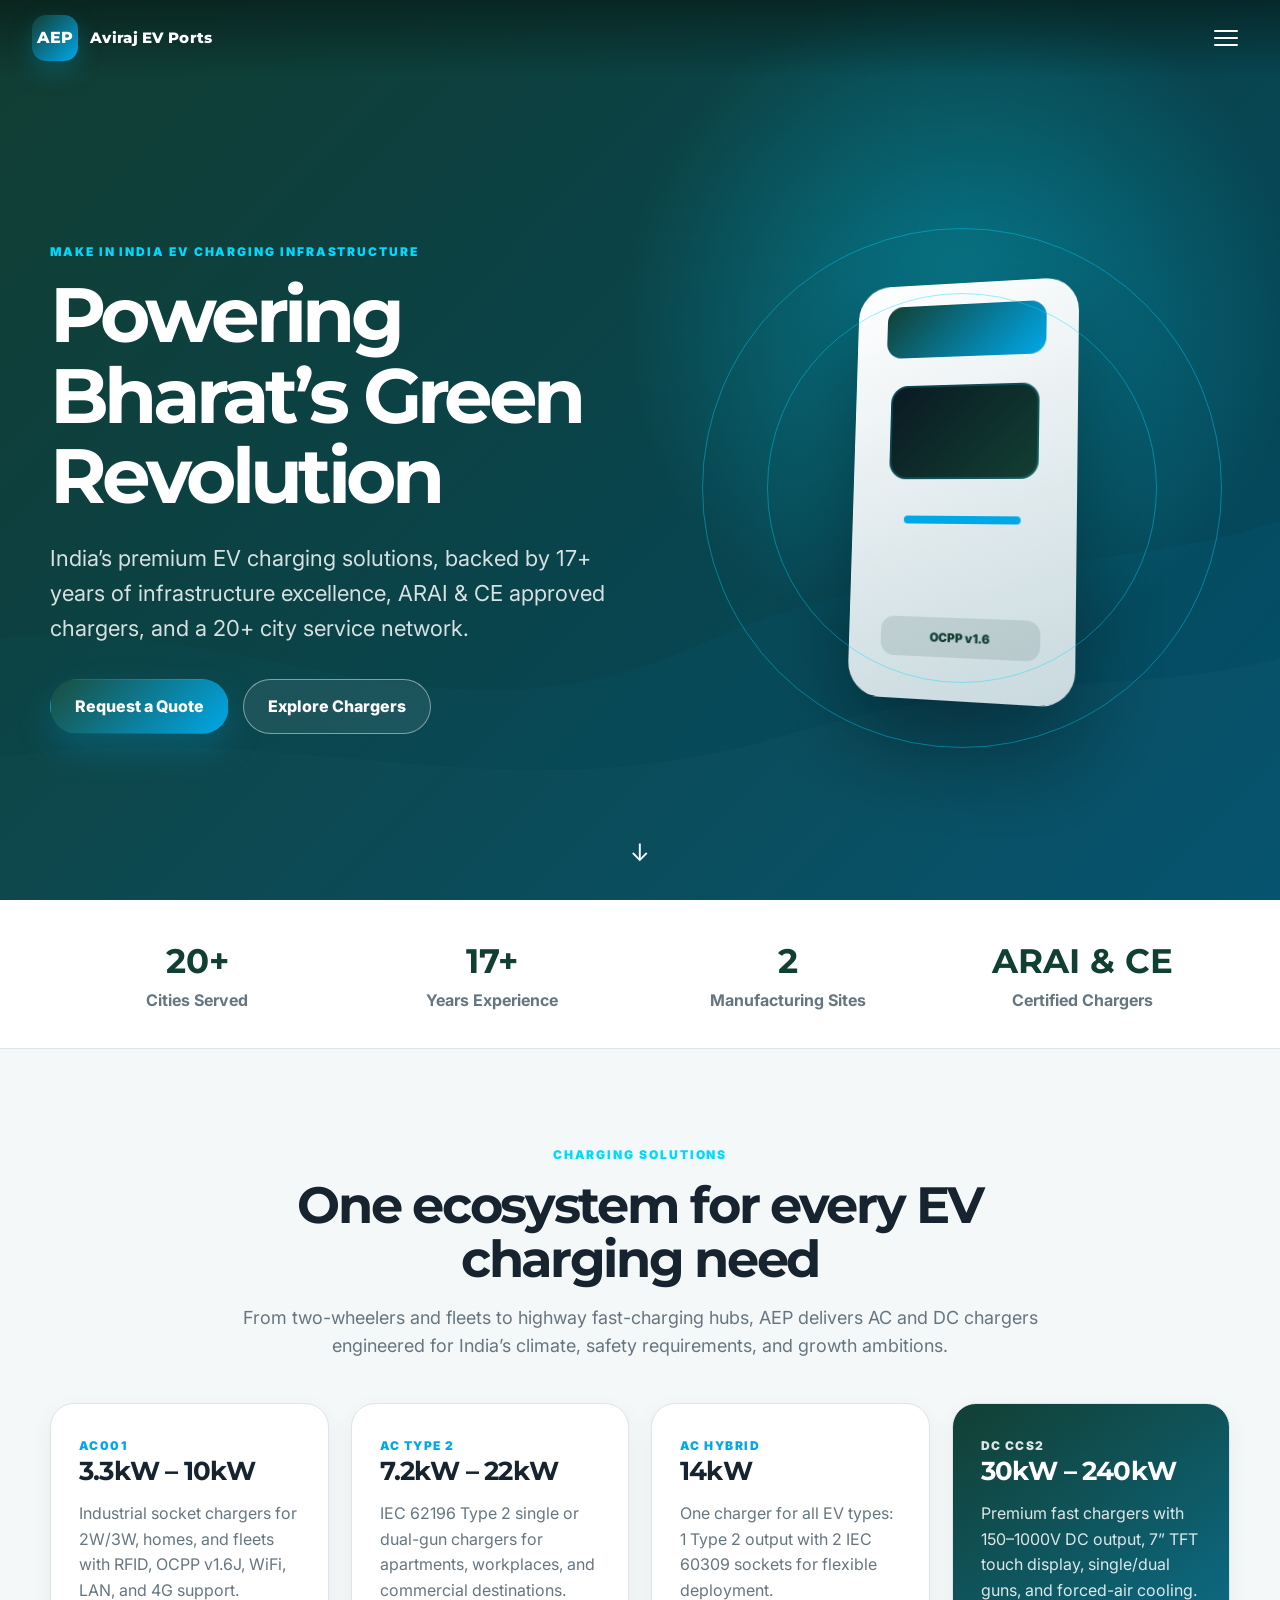
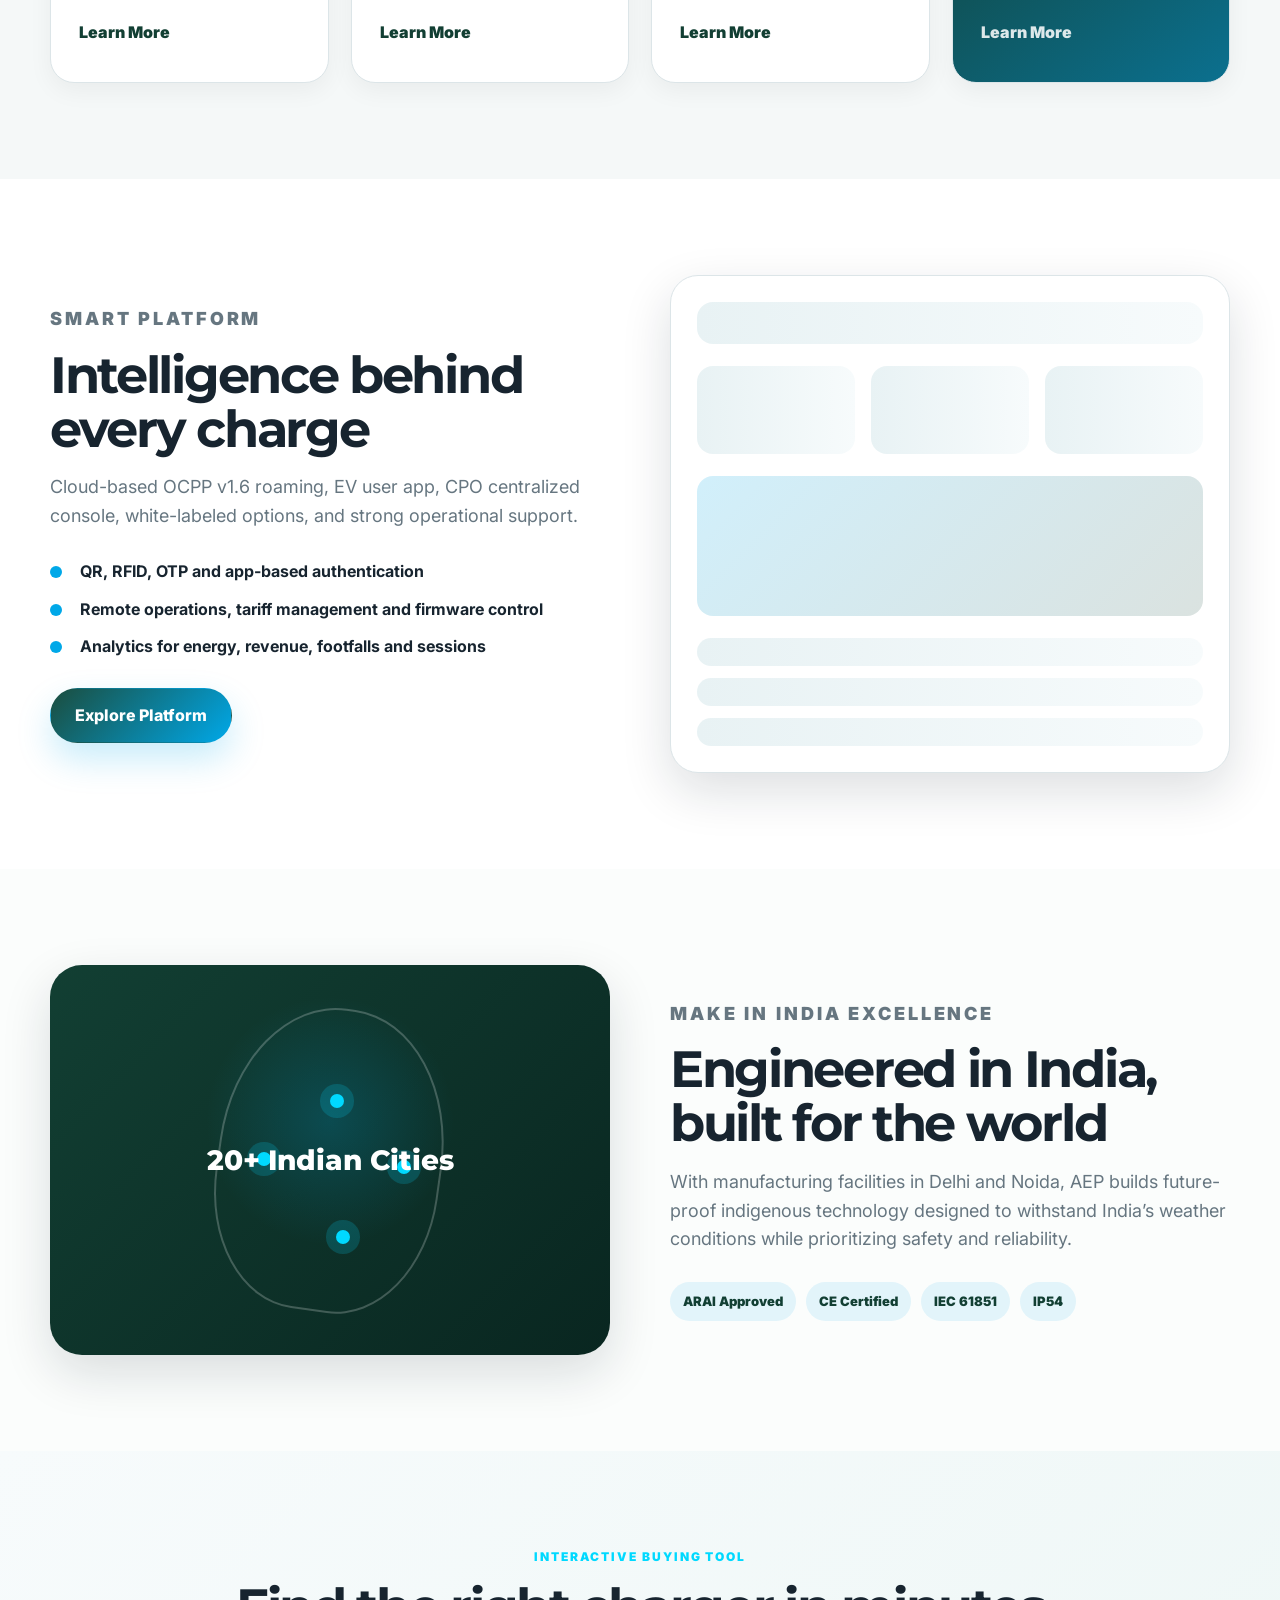
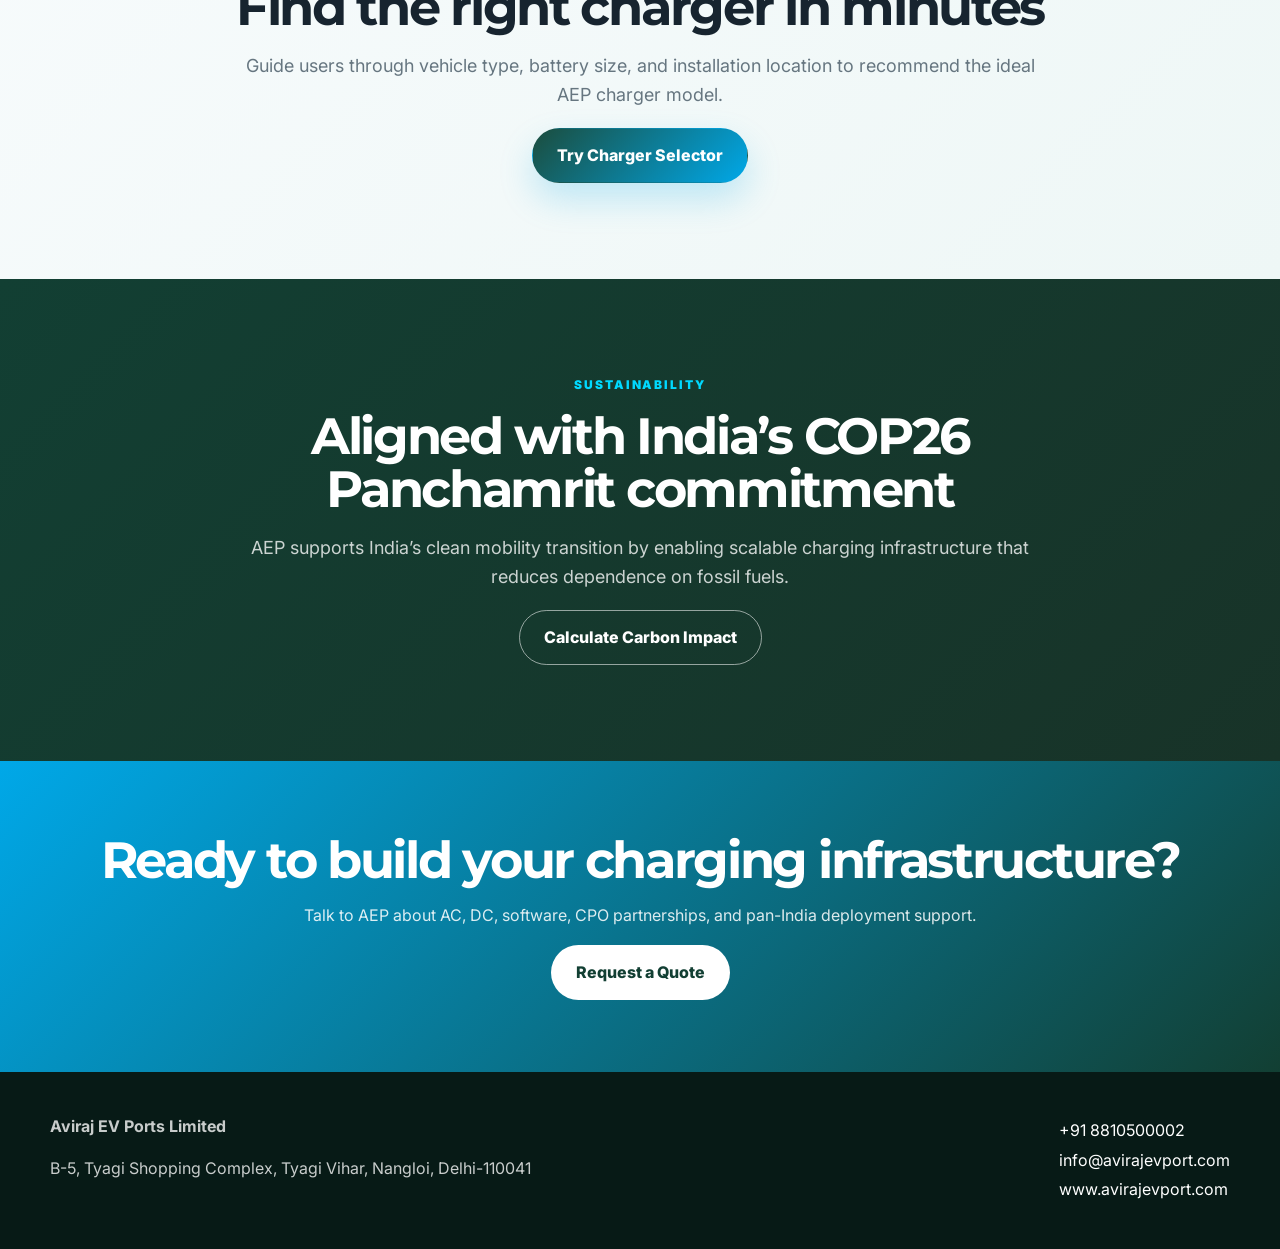
<file: index.html>
<!doctype html>
<html lang="en">
<head>
  <meta charset="utf-8" />
  <meta name="viewport" content="width=device-width, initial-scale=1" />
  <title>Aviraj EV Ports Limited | Powering Bharat’s Green Revolution</title>
  <meta name="description" content="Premium Make in India EV charging solutions by Aviraj EV Ports Limited. AC and DC chargers, smart OCPP platform, and pan-India service network." />
  <link rel="preconnect" href="https://fonts.googleapis.com">
  <link rel="preconnect" href="https://fonts.gstatic.com" crossorigin>
  <link href="https://fonts.googleapis.com/css2?family=Inter:wght@400;500;600;700&family=Montserrat:wght@600;700;800&display=swap" rel="stylesheet">
  <link rel="stylesheet" href="css/styles.css" />
</head>
<body>
  <header class="site-header" id="siteHeader">
    <a class="brand" href="index.html" aria-label="AEP home">
      <span class="brand-mark">AEP</span>
      <span class="brand-text">Aviraj EV Ports</span>
    </a>
    <button class="menu-toggle" id="menuToggle" aria-label="Open menu" aria-expanded="false">
      <span></span><span></span><span></span>
    </button>
    <nav class="main-nav" id="mainNav" aria-label="Main navigation">
      <a href="index.html">Home</a>
      <a href="solutions.html">Solutions</a>
      <a href="smart-platform.html">Smart Platform</a>
      <a href="make-in-india.html">Make in India</a>
      <a href="charger-selector.html">Charger Selector</a>
      <a href="sustainability.html">Sustainability</a>
      <a href="resources.html">Resources</a>
      <a href="about.html">About AEP</a>
      <a href="contact.html">Contact</a>
      <a class="nav-cta" href="contact.html#quote">Request a Quote</a>
    </nav>
  </header>

  <main>
    <section class="hero">
      <div class="hero-bg" aria-hidden="true"></div>
      <div class="hero-grid container">
        <div class="hero-copy reveal">
          <p class="eyebrow">Make in India EV Charging Infrastructure</p>
          <h1>Powering Bharat’s Green Revolution</h1>
          <p class="hero-subtitle">India’s premium EV charging solutions, backed by 17+ years of infrastructure excellence, ARAI & CE approved chargers, and a 20+ city service network.</p>
          <div class="hero-actions">
            <a class="btn btn-primary" href="contact.html#quote">Request a Quote</a>
            <a class="btn btn-secondary" href="solutions.html">Explore Chargers</a>
          </div>
        </div>
        <div class="hero-visual reveal" aria-label="Premium EV charging product visual">
          <div class="charger-render">
            <div class="charger-top"></div>
            <div class="charger-screen"></div>
            <div class="charger-line"></div>
            <div class="charger-badge">OCPP v1.6</div>
          </div>
          <div class="energy-ring ring-one"></div>
          <div class="energy-ring ring-two"></div>
        </div>
      </div>
      <a class="scroll-indicator" href="#trust" aria-label="Scroll to trust metrics">↓</a>
    </section>

    <section class="trust-bar" id="trust">
      <div class="container trust-grid">
        <article class="trust-item reveal"><strong data-count="20">20+</strong><span>Cities Served</span></article>
        <article class="trust-item reveal"><strong data-count="17">17+</strong><span>Years Experience</span></article>
        <article class="trust-item reveal"><strong>2</strong><span>Manufacturing Sites</span></article>
        <article class="trust-item reveal"><strong>ARAI & CE</strong><span>Certified Chargers</span></article>
      </div>
    </section>

    <section class="section section-light">
      <div class="container section-heading reveal">
        <p class="eyebrow">Charging Solutions</p>
        <h2>One ecosystem for every EV charging need</h2>
        <p>From two-wheelers and fleets to highway fast-charging hubs, AEP delivers AC and DC chargers engineered for India’s climate, safety requirements, and growth ambitions.</p>
      </div>
      <div class="container product-grid">
        <article class="product-card reveal">
          <span class="product-kicker">AC001</span>
          <h3>3.3kW – 10kW</h3>
          <p>Industrial socket chargers for 2W/3W, homes, and fleets with RFID, OCPP v1.6J, WiFi, LAN, and 4G support.</p>
          <a href="solutions.html#ac001">Learn More</a>
        </article>
        <article class="product-card reveal">
          <span class="product-kicker">AC Type 2</span>
          <h3>7.2kW – 22kW</h3>
          <p>IEC 62196 Type 2 single or dual-gun chargers for apartments, workplaces, and commercial destinations.</p>
          <a href="solutions.html#ac-type-2">Learn More</a>
        </article>
        <article class="product-card reveal">
          <span class="product-kicker">AC Hybrid</span>
          <h3>14kW</h3>
          <p>One charger for all EV types: 1 Type 2 output with 2 IEC 60309 sockets for flexible deployment.</p>
          <a href="solutions.html#ac-hybrid">Learn More</a>
        </article>
        <article class="product-card reveal featured-card">
          <span class="product-kicker">DC CCS2</span>
          <h3>30kW – 240kW</h3>
          <p>Premium fast chargers with 150–1000V DC output, 7” TFT touch display, single/dual guns, and forced-air cooling.</p>
          <a href="solutions.html#dc-ccs2">Learn More</a>
        </article>
      </div>
    </section>

    <section class="section platform-section">
      <div class="container split-grid">
        <div class="reveal">
          <p class="eyebrow">Smart Platform</p>
          <h2>Intelligence behind every charge</h2>
          <p>Cloud-based OCPP v1.6 roaming, EV user app, CPO centralized console, white-labeled options, and strong operational support.</p>
          <ul class="feature-list">
            <li>QR, RFID, OTP and app-based authentication</li>
            <li>Remote operations, tariff management and firmware control</li>
            <li>Analytics for energy, revenue, footfalls and sessions</li>
          </ul>
          <a class="btn btn-primary" href="smart-platform.html">Explore Platform</a>
        </div>
        <div class="dashboard-mock reveal" aria-label="Smart platform dashboard mockup">
          <div class="mock-header"></div>
          <div class="mock-stats"><span></span><span></span><span></span></div>
          <div class="mock-chart"></div>
          <div class="mock-list"><span></span><span></span><span></span></div>
        </div>
      </div>
    </section>

    <section class="section india-section">
      <div class="container split-grid reverse-mobile">
        <div class="map-card reveal">
          <span class="pin pin-delhi"></span>
          <span class="pin pin-west"></span>
          <span class="pin pin-south"></span>
          <span class="pin pin-east"></span>
          <strong>20+ Indian Cities</strong>
        </div>
        <div class="reveal">
          <p class="eyebrow">Make in India Excellence</p>
          <h2>Engineered in India, built for the world</h2>
          <p>With manufacturing facilities in Delhi and Noida, AEP builds future-proof indigenous technology designed to withstand India’s weather conditions while prioritizing safety and reliability.</p>
          <div class="badge-row"><span>ARAI Approved</span><span>CE Certified</span><span>IEC 61851</span><span>IP54</span></div>
        </div>
      </div>
    </section>

    <section class="section selector-preview">
      <div class="container section-heading reveal">
        <p class="eyebrow">Interactive Buying Tool</p>
        <h2>Find the right charger in minutes</h2>
        <p>Guide users through vehicle type, battery size, and installation location to recommend the ideal AEP charger model.</p>
        <a class="btn btn-primary" href="charger-selector.html">Try Charger Selector</a>
      </div>
    </section>

    <section class="section sustainability-preview">
      <div class="container section-heading reveal">
        <p class="eyebrow">Sustainability</p>
        <h2>Aligned with India’s COP26 Panchamrit commitment</h2>
        <p>AEP supports India’s clean mobility transition by enabling scalable charging infrastructure that reduces dependence on fossil fuels.</p>
        <a class="btn btn-secondary-light" href="sustainability.html">Calculate Carbon Impact</a>
      </div>
    </section>

    <section class="final-cta">
      <div class="container reveal">
        <h2>Ready to build your charging infrastructure?</h2>
        <p>Talk to AEP about AC, DC, software, CPO partnerships, and pan-India deployment support.</p>
        <a class="btn btn-light" href="contact.html#quote">Request a Quote</a>
      </div>
    </section>
  </main>

  <footer class="site-footer">
    <div class="container footer-grid">
      <div>
        <strong>Aviraj EV Ports Limited</strong>
        <p>B-5, Tyagi Shopping Complex, Tyagi Vihar, Nangloi, Delhi-110041</p>
      </div>
      <div>
        <a href="tel:+918810500002">+91 8810500002</a>
        <a href="mailto:info@avirajevport.com">info@avirajevport.com</a>
        <a href="https://www.avirajevport.com">www.avirajevport.com</a>
      </div>
    </div>
  </footer>

  <script src="js/main.js"></script>
</body>
</html>
</file>
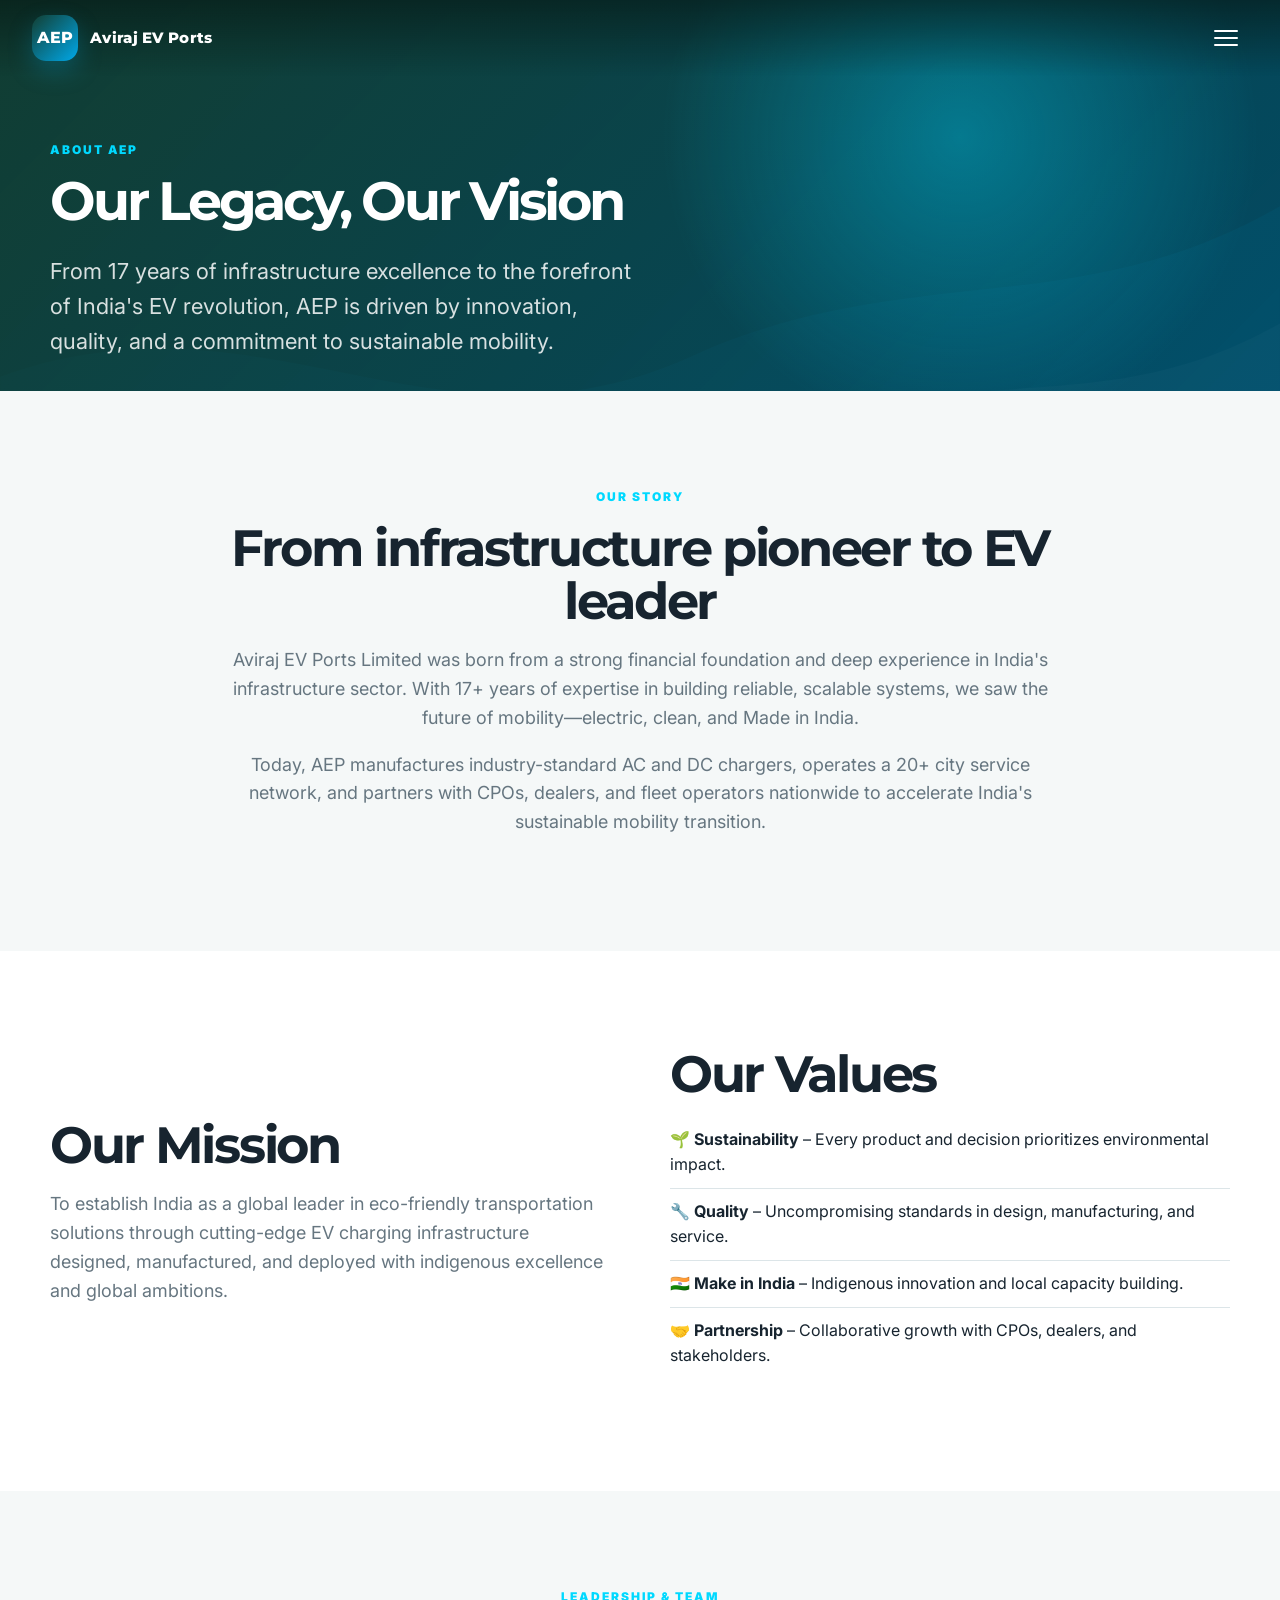
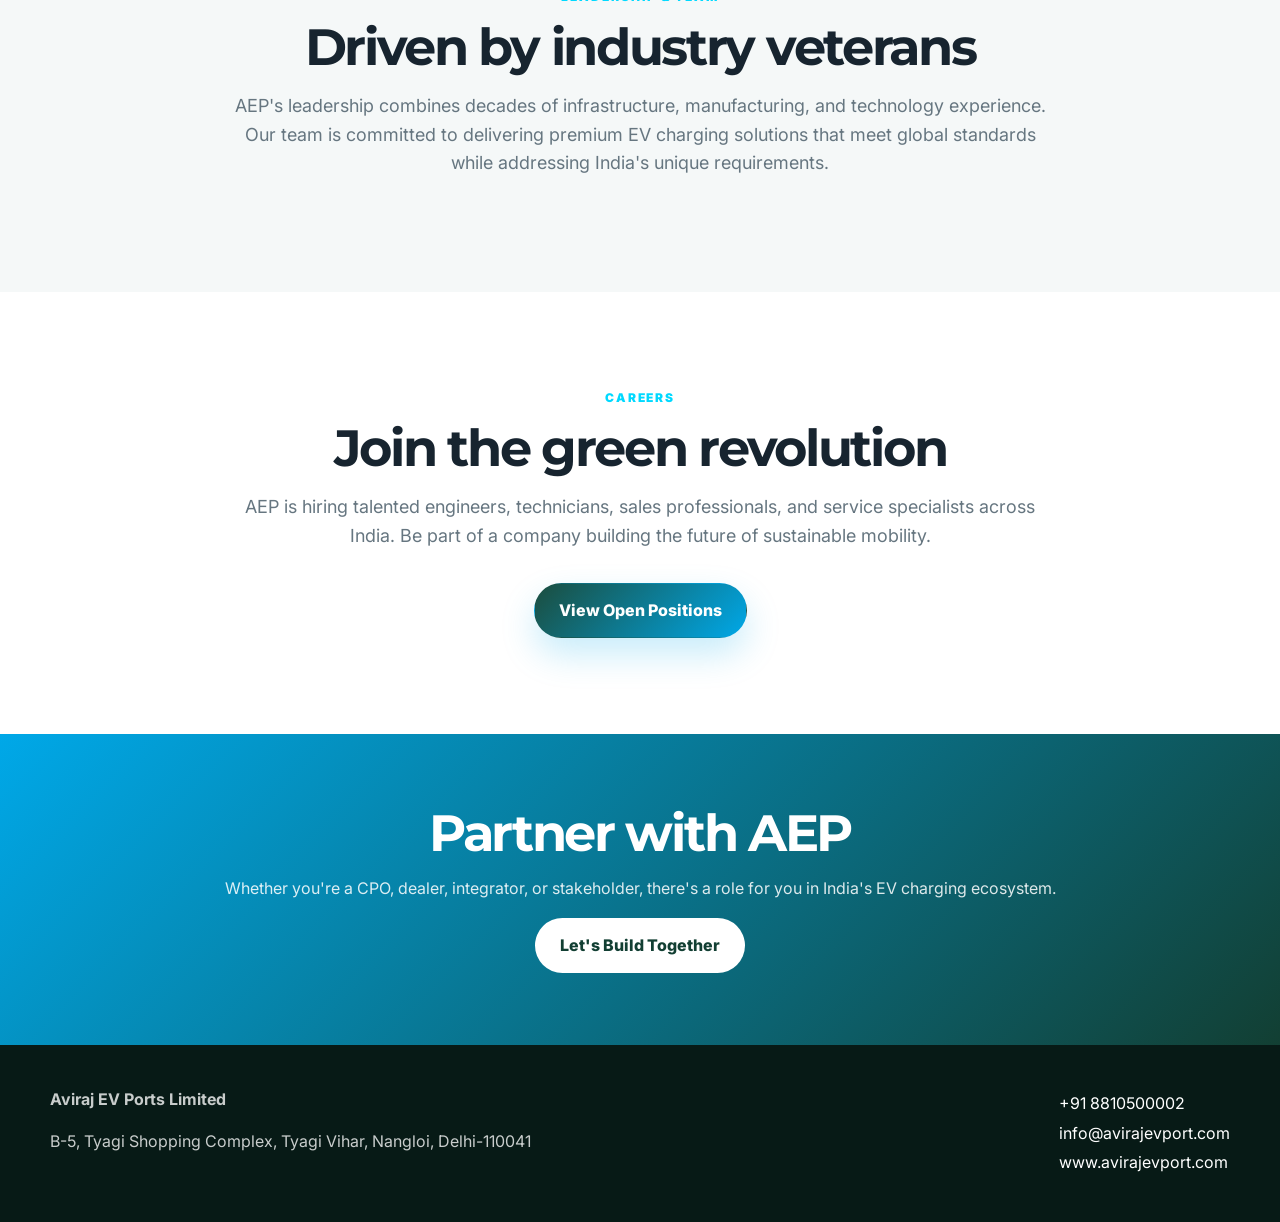
<file: about.html>
<!doctype html><html lang="en"><head><meta charset="utf-8" /><meta name="viewport" content="width=device-width, initial-scale=1" /><title>About AEP | Aviraj EV Ports Limited</title><link rel="preconnect" href="https://fonts.googleapis.com"><link rel="preconnect" href="https://fonts.gstatic.com" crossorigin><link href="https://fonts.googleapis.com/css2?family=Inter:wght@400;500;600;700&family=Montserrat:wght@600;700;800&display=swap" rel="stylesheet"><link rel="stylesheet" href="css/styles.css" /></head><body>
  <header class="site-header" id="siteHeader"><a class="brand" href="index.html"><span class="brand-mark">AEP</span><span class="brand-text">Aviraj EV Ports</span></a><button class="menu-toggle" id="menuToggle"><span></span><span></span><span></span></button><nav class="main-nav" id="mainNav"><a href="index.html">Home</a><a href="solutions.html">Solutions</a><a href="smart-platform.html">Smart Platform</a><a href="make-in-india.html">Make in India</a><a href="charger-selector.html">Charger Selector</a><a href="sustainability.html">Sustainability</a><a href="resources.html">Resources</a><a href="about.html">About AEP</a><a href="contact.html">Contact</a><a class="nav-cta" href="contact.html#quote">Request a Quote</a></nav></header>
  <main>
    <section class="hero" style="min-height: 40vh;"><div class="hero-bg"></div><div class="hero-grid container" style="padding-top: 140px;"><div class="hero-copy reveal"><p class="eyebrow">About AEP</p><h1 style="font-size: 54px;">Our Legacy, Our Vision</h1><p class="hero-subtitle">From 17 years of infrastructure excellence to the forefront of India's EV revolution, AEP is driven by innovation, quality, and a commitment to sustainable mobility.</p></div></div></section>
    <section class="section section-light"><div class="container section-heading reveal"><p class="eyebrow">Our Story</p><h2>From infrastructure pioneer to EV leader</h2><p>Aviraj EV Ports Limited was born from a strong financial foundation and deep experience in India's infrastructure sector. With 17+ years of expertise in building reliable, scalable systems, we saw the future of mobility—electric, clean, and Made in India.</p><p>Today, AEP manufactures industry-standard AC and DC chargers, operates a 20+ city service network, and partners with CPOs, dealers, and fleet operators nationwide to accelerate India's sustainable mobility transition.</p></div></section>
    <section class="section"><div class="container" style="display: grid; grid-template-columns: 1fr 1fr; gap: 60px; align-items: center;"><div class="reveal"><h2 style="margin-top: 0;">Our Mission</h2><p style="color: var(--muted); font-size: 18px;">To establish India as a global leader in eco-friendly transportation solutions through cutting-edge EV charging infrastructure designed, manufactured, and deployed with indigenous excellence and global ambitions.</p></div><div class="reveal"><h2 style="margin-top: 0;">Our Values</h2><ul style="list-style: none; padding: 0;"><li style="padding: 10px 0; border-bottom: 1px solid var(--line);"><strong>🌱 Sustainability</strong> – Every product and decision prioritizes environmental impact.</li><li style="padding: 10px 0; border-bottom: 1px solid var(--line);"><strong>🔧 Quality</strong> – Uncompromising standards in design, manufacturing, and service.</li><li style="padding: 10px 0; border-bottom: 1px solid var(--line);"><strong>🇮🇳 Make in India</strong> – Indigenous innovation and local capacity building.</li><li style="padding: 10px 0;"><strong>🤝 Partnership</strong> – Collaborative growth with CPOs, dealers, and stakeholders.</li></ul></div></div></section>
    <section class="section section-light"><div class="container section-heading reveal"><p class="eyebrow">Leadership & Team</p><h2>Driven by industry veterans</h2><p>AEP's leadership combines decades of infrastructure, manufacturing, and technology experience. Our team is committed to delivering premium EV charging solutions that meet global standards while addressing India's unique requirements.</p></div></section>
    <section class="section"><div class="container section-heading reveal"><p class="eyebrow">Careers</p><h2>Join the green revolution</h2><p>AEP is hiring talented engineers, technicians, sales professionals, and service specialists across India. Be part of a company building the future of sustainable mobility.</p><div style="text-align: center; margin-top: 32px;"><a class="btn btn-primary" href="mailto:info@avirajevport.com?subject=Career Inquiry - AEP">View Open Positions</a></div></div></section>
    <section class="final-cta"><div class="container reveal"><h2>Partner with AEP</h2><p>Whether you're a CPO, dealer, integrator, or stakeholder, there's a role for you in India's EV charging ecosystem.</p><a class="btn btn-light" href="contact.html#quote">Let's Build Together</a></div></section>
  </main>
  <footer class="site-footer"><div class="container footer-grid"><div><strong>Aviraj EV Ports Limited</strong><p>B-5, Tyagi Shopping Complex, Tyagi Vihar, Nangloi, Delhi-110041</p></div><div><a href="tel:+918810500002">+91 8810500002</a><a href="mailto:info@avirajevport.com">info@avirajevport.com</a><a href="https://www.avirajevport.com">www.avirajevport.com</a></div></div></footer>
  <script src="js/main.js"></script>
</body></html>
</file>
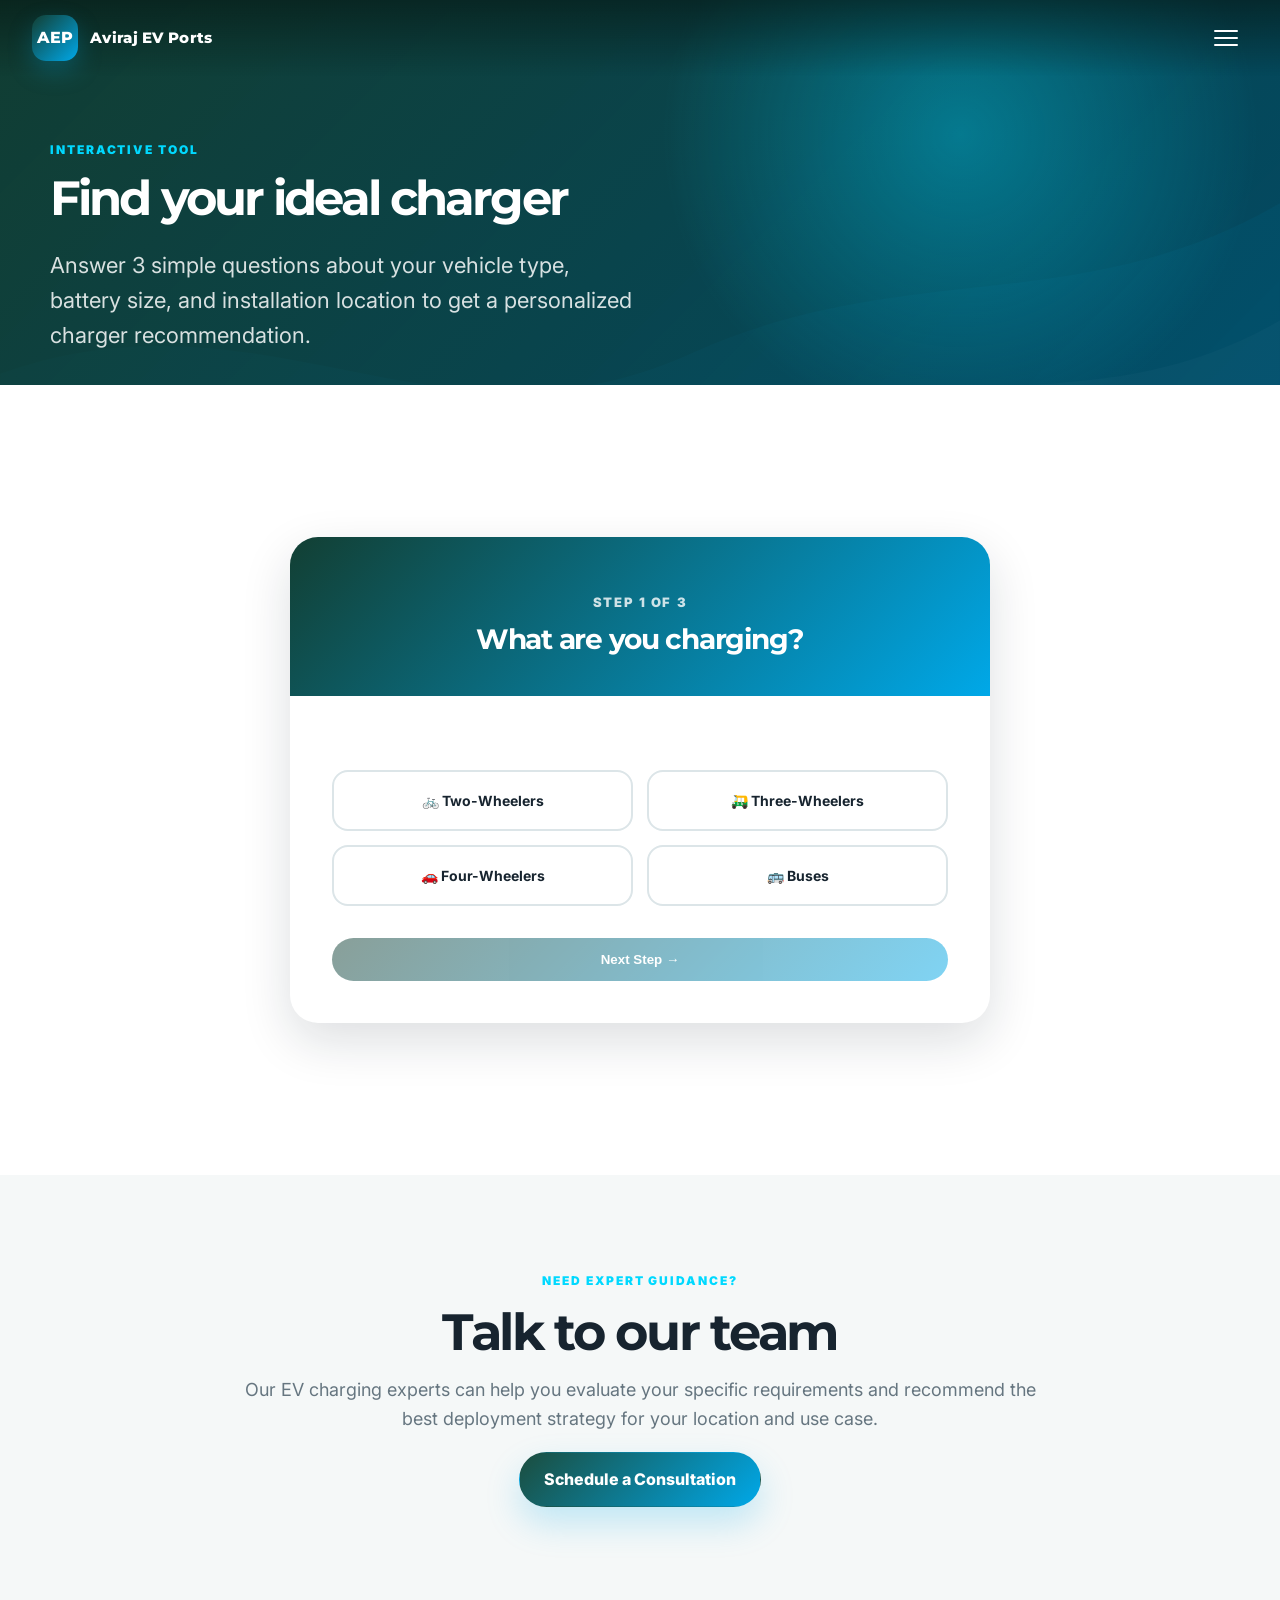
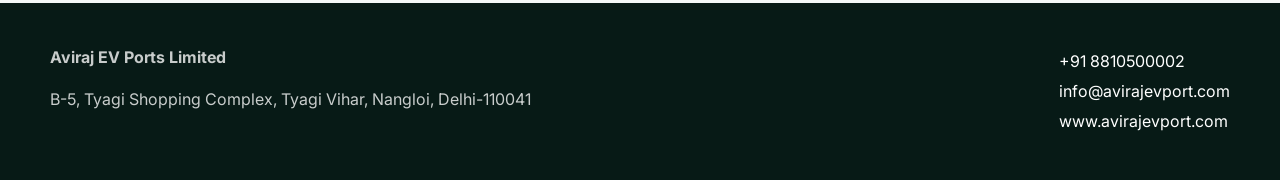
<file: charger-selector.html>
<!doctype html>
<html lang="en">
<head>
  <meta charset="utf-8" />
  <meta name="viewport" content="width=device-width, initial-scale=1" />
  <title>Charger Selector | Find Your Perfect EV Charger | AEP</title>
  <link rel="preconnect" href="https://fonts.googleapis.com">
  <link rel="preconnect" href="https://fonts.gstatic.com" crossorigin>
  <link href="https://fonts.googleapis.com/css2?family=Inter:wght@400;500;600;700&family=Montserrat:wght@600;700;800&display=swap" rel="stylesheet">
  <link rel="stylesheet" href="css/styles.css" />
  <style>
    .selector-wizard { max-width: 700px; margin: 56px auto; background: white; border-radius: 28px; box-shadow: var(--shadow); overflow: hidden; }
    .selector-header { background: linear-gradient(135deg, var(--green), var(--cyan)); color: white; padding: 42px; text-align: center; }
    .step-counter { font-size: 13px; font-weight: 900; text-transform: uppercase; letter-spacing: .12em; opacity: .8; margin-bottom: 12px; }
    .selector-header h2 { font-size: 28px; margin: 0; }
    .selector-body { padding: 42px; }
    .selector-step { display: none; }
    .selector-step.active { display: block; animation: fadeIn .3s ease; }
    @keyframes fadeIn { from { opacity: 0; } to { opacity: 1; } }
    .option-grid { display: grid; grid-template-columns: repeat(2, 1fr); gap: 14px; margin: 32px 0; }
    .option-btn { padding: 20px; border: 2px solid var(--line); border-radius: 16px; background: white; cursor: pointer; font-family: Inter, sans-serif; font-weight: 700; font-size: 14px; color: var(--ink); transition: .25s; }
    .option-btn:hover { border-color: var(--cyan); background: rgba(0, 168, 232, .06); }
    .option-btn.selected { background: linear-gradient(135deg, var(--green), var(--cyan)); color: white; border-color: transparent; }
    .selector-actions { display: flex; gap: 14px; margin-top: 32px; }
    .selector-actions button { flex: 1; padding: 14px; border: none; border-radius: 999px; font-weight: 700; cursor: pointer; transition: .25s; }
    .btn-prev { background: var(--line); color: var(--ink); }
    .btn-prev:hover { background: var(--muted); color: white; }
    .btn-next { background: linear-gradient(135deg, var(--green), var(--cyan)); color: white; }
    .btn-next:disabled { opacity: .5; cursor: not-allowed; }
    .result-card { background: linear-gradient(135deg, #f5fbfa, #e8f5f7); padding: 28px; border-radius: 20px; margin: 24px 0; border-left: 4px solid var(--cyan); }
    .result-spec { display: flex; justify-content: space-between; padding: 10px 0; border-bottom: 1px solid rgba(0, 168, 232, .1); }
    .result-spec:last-child { border: none; }
  </style>
</head>
<body>
  <header class="site-header" id="siteHeader">
    <a class="brand" href="index.html" aria-label="AEP home">
      <span class="brand-mark">AEP</span>
      <span class="brand-text">Aviraj EV Ports</span>
    </a>
    <button class="menu-toggle" id="menuToggle" aria-label="Open menu" aria-expanded="false">
      <span></span><span></span><span></span>
    </button>
    <nav class="main-nav" id="mainNav" aria-label="Main navigation">
      <a href="index.html">Home</a>
      <a href="solutions.html">Solutions</a>
      <a href="smart-platform.html">Smart Platform</a>
      <a href="make-in-india.html">Make in India</a>
      <a href="charger-selector.html">Charger Selector</a>
      <a href="sustainability.html">Sustainability</a>
      <a href="resources.html">Resources</a>
      <a href="about.html">About AEP</a>
      <a href="contact.html">Contact</a>
      <a class="nav-cta" href="contact.html#quote">Request a Quote</a>
    </nav>
  </header>

  <main>
    <section class="hero" style="min-height: 40vh;">
      <div class="hero-bg" aria-hidden="true"></div>
      <div class="hero-grid container" style="padding-top: 140px;">
        <div class="hero-copy reveal">
          <p class="eyebrow">Interactive Tool</p>
          <h1 style="font-size: 48px;">Find your ideal charger</h1>
          <p class="hero-subtitle">Answer 3 simple questions about your vehicle type, battery size, and installation location to get a personalized charger recommendation.</p>
        </div>
      </div>
    </section>

    <section class="section">
      <div class="container">
        <div class="selector-wizard">
          <div class="selector-header">
            <p class="step-counter" id="stepCounter">Step 1 of 3</p>
            <h2 id="stepTitle">What are you charging?</h2>
          </div>
          <div class="selector-body">
            <!-- Step 1: Vehicle Type -->
            <div class="selector-step active" id="step1">
              <div class="option-grid">
                <button class="option-btn" data-value="2w">🚲 Two-Wheelers</button>
                <button class="option-btn" data-value="3w">🛺 Three-Wheelers</button>
                <button class="option-btn" data-value="4w">🚗 Four-Wheelers</button>
                <button class="option-btn" data-value="bus">🚌 Buses</button>
              </div>
            </div>

            <!-- Step 2: Battery Size -->
            <div class="selector-step" id="step2">
              <div class="option-grid">
                <button class="option-btn" data-value="1-3">1–3 kWh</button>
                <button class="option-btn" data-value="3-7">3–7 kWh</button>
                <button class="option-btn" data-value="15-80">15–80 kWh</button>
                <button class="option-btn" data-value="100-400">100–400 kWh</button>
              </div>
            </div>

            <!-- Step 3: Location -->
            <div class="selector-step" id="step3">
              <div class="option-grid" style="grid-template-columns: 1fr;">
                <button class="option-btn" data-value="home">🏠 Home</button>
                <button class="option-btn" data-value="commercial">🏢 Commercial Parking</button>
                <button class="option-btn" data-value="highway">🛣️ Highway / Fleet Hub</button>
              </div>
            </div>

            <!-- Result -->
            <div class="selector-step" id="step4">
              <p style="font-size: 18px; font-weight: 700; margin-bottom: 20px; color: var(--green);">✓ Your Perfect Charger</p>
              <div id="resultContent"></div>
              <div class="selector-actions">
                <button class="selector-actions button btn-prev" onclick="resetSelector()">Start Over</button>
                <a class="btn btn-primary" href="contact.html#quote" style="flex: 1; text-align: center; display: flex; align-items: center; justify-content: center;">Request Quote</a>
              </div>
            </div>

            <!-- Navigation -->
            <div class="selector-actions" id="navActions">
              <button class="btn-prev" onclick="prevStep()" style="display: none;">← Back</button>
              <button class="btn-next" id="nextBtn" onclick="nextStep()" disabled>Next Step →</button>
            </div>
          </div>
        </div>
      </div>
    </section>

    <section class="section section-light">
      <div class="container section-heading reveal">
        <p class="eyebrow">Need Expert Guidance?</p>
        <h2>Talk to our team</h2>
        <p>Our EV charging experts can help you evaluate your specific requirements and recommend the best deployment strategy for your location and use case.</p>
        <a class="btn btn-primary" href="contact.html#quote">Schedule a Consultation</a>
      </div>
    </section>
  </main>

  <footer class="site-footer">
    <div class="container footer-grid">
      <div>
        <strong>Aviraj EV Ports Limited</strong>
        <p>B-5, Tyagi Shopping Complex, Tyagi Vihar, Nangloi, Delhi-110041</p>
      </div>
      <div>
        <a href="tel:+918810500002">+91 8810500002</a>
        <a href="mailto:info@avirajevport.com">info@avirajevport.com</a>
        <a href="https://www.avirajevport.com">www.avirajevport.com</a>
      </div>
    </div>
  </footer>

  <script src="js/main.js"></script>
  <script>
    let currentStep = 1;
    const selections = {};
    const recommendations = {
      "2w-1-3-home": { model: "AC001 (3.3kW – Single Socket)", power: "3.3 kW", connector: "IEC 60309", use: "Home charging for 2-wheelers", time: "Full charge: 2–4 hrs" },
      "2w-1-3-commercial": { model: "AC001 (3.3kW – Triple Sockets)", power: "10 kW (3 outlets)", connector: "3x IEC 60309", use: "Fleet parking / commercial hub", time: "Multiple simultaneous charges" },
      "3w-3-7-home": { model: "AC001 (3.3kW – Single Socket)", power: "3.3 kW", connector: "IEC 60309", use: "Home charging for 3-wheelers", time: "Full charge: 3–6 hrs" },
      "3w-3-7-commercial": { model: "AC001 (3.3kW – Triple Sockets) or AC Hybrid", power: "10 kW / 14 kW", connector: "IEC 60309 / Type 2", use: "Commercial charging hub", time: "Flexible fast charging" },
      "4w-15-80-home": { model: "AC Type 2 (7.2kW)", power: "7.2 kW", connector: "IEC 62196 Type 2", use: "Residential 4-wheeler charging", time: "Full charge: 8–15 hrs" },
      "4w-15-80-commercial": { model: "AC Type 2 (22kW) or AC Hybrid (14kW)", power: "22 kW / 14 kW", connector: "Type 2 / Hybrid", use: "Commercial parking, offices, malls", time: "Fast charging: 1–3 hrs" },
      "4w-15-80-highway": { model: "DC CCS2 (60kW / 120kW)", power: "60–120 kW", connector: "CCS2", use: "Highway fast-charging corridor", time: "20–30 min charge (80%)" },
      "bus-100-400-commercial": { model: "AC Type 2 (22kW) – Depot Charging", power: "22 kW", connector: "IEC 62196 Type 2", use: "Bus fleet depot charging (overnight)", time: "Overnight charge" },
      "bus-100-400-highway": { model: "DC CCS2 (180kW / 240kW)", power: "180–240 kW", connector: "CCS2", use: "Highway fast-charging for long-distance buses", time: "30–45 min charge (80%)" },
    };

    document.querySelectorAll('.option-btn').forEach(btn => {
      btn.addEventListener('click', function() {
        const stepId = `step${currentStep}`;
        document.querySelectorAll(`#${stepId} .option-btn`).forEach(b => b.classList.remove('selected'));
        this.classList.add('selected');
        selections[`step${currentStep}`] = this.dataset.value;
        document.getElementById('nextBtn').disabled = false;
      });
    });

    function nextStep() {
      if (currentStep < 3) {
        document.getElementById(`step${currentStep}`).classList.remove('active');
        currentStep++;
        document.getElementById(`step${currentStep}`).classList.add('active');
        document.getElementById('stepCounter').textContent = `Step ${currentStep} of 3`;
        
        const titles = ["What are you charging?", "What is the battery size?", "Where will it be installed?"];
        document.getElementById('stepTitle').textContent = titles[currentStep - 1];
        
        document.getElementById('nextBtn').textContent = currentStep === 3 ? 'Get Recommendation →' : 'Next Step →';
        
        if (currentStep > 1) {
          document.querySelector('.btn-prev').style.display = 'block';
        }
      } else {
        showResult();
      }
    }

    function prevStep() {
      if (currentStep > 1) {
        document.getElementById(`step${currentStep}`).classList.remove('active');
        currentStep--;
        document.getElementById(`step${currentStep}`).classList.add('active');
        document.getElementById('stepCounter').textContent = `Step ${currentStep} of 3`;
        
        const titles = ["What are you charging?", "What is the battery size?", "Where will it be installed?"];
        document.getElementById('stepTitle').textContent = titles[currentStep - 1];
        
        document.getElementById('nextBtn').textContent = currentStep === 3 ? 'Get Recommendation →' : 'Next Step →';
        
        if (currentStep === 1) {
          document.querySelector('.btn-prev').style.display = 'none';
        }
      }
    }

    function showResult() {
      const key = `${selections.step1}-${selections.step2}-${selections.step3}`;
      const rec = recommendations[key] || {
        model: "AC Type 2 (22kW) – General Purpose",
        power: "22 kW",
        connector: "IEC 62196 Type 2",
        use: "Commercial / Workplace charging",
        time: "1–3 hrs typical charge"
      };

      document.getElementById('resultContent').innerHTML = `
        <div class="result-card">
          <div style="font-size: 22px; font-weight: 800; color: var(--green); margin-bottom: 14px;">${rec.model}</div>
          <div class="result-spec"><span>Power Output</span><span style="font-weight: 700;">${rec.power}</span></div>
          <div class="result-spec"><span>Connector Type</span><span style="font-weight: 700;">${rec.connector}</span></div>
          <div class="result-spec"><span>Use Case</span><span style="font-weight: 700;">${rec.use}</span></div>
          <div class="result-spec"><span>Typical Charge Time</span><span style="font-weight: 700;">${rec.time}</span></div>
        </div>
      `;

      document.getElementById('navActions').style.display = 'none';
      document.getElementById(`step${currentStep}`).classList.remove('active');
      document.getElementById('step4').classList.add('active');
      document.getElementById('stepCounter').textContent = 'Complete';
      document.getElementById('stepTitle').textContent = 'Your Perfect Match';
    }

    function resetSelector() {
      currentStep = 1;
      Object.keys(selections).forEach(key => delete selections[key]);
      document.querySelectorAll('.option-btn').forEach(btn => btn.classList.remove('selected'));
      document.getElementById('navActions').style.display = 'flex';
      document.getElementById('step4').classList.remove('active');
      document.getElementById('step1').classList.add('active');
      document.getElementById('stepCounter').textContent = 'Step 1 of 3';
      document.getElementById('stepTitle').textContent = 'What are you charging?';
      document.getElementById('nextBtn').textContent = 'Next Step →';
      document.getElementById('nextBtn').disabled = true;
      document.querySelector('.btn-prev').style.display = 'none';
    }
  </script>
</body>
</html>
</file>
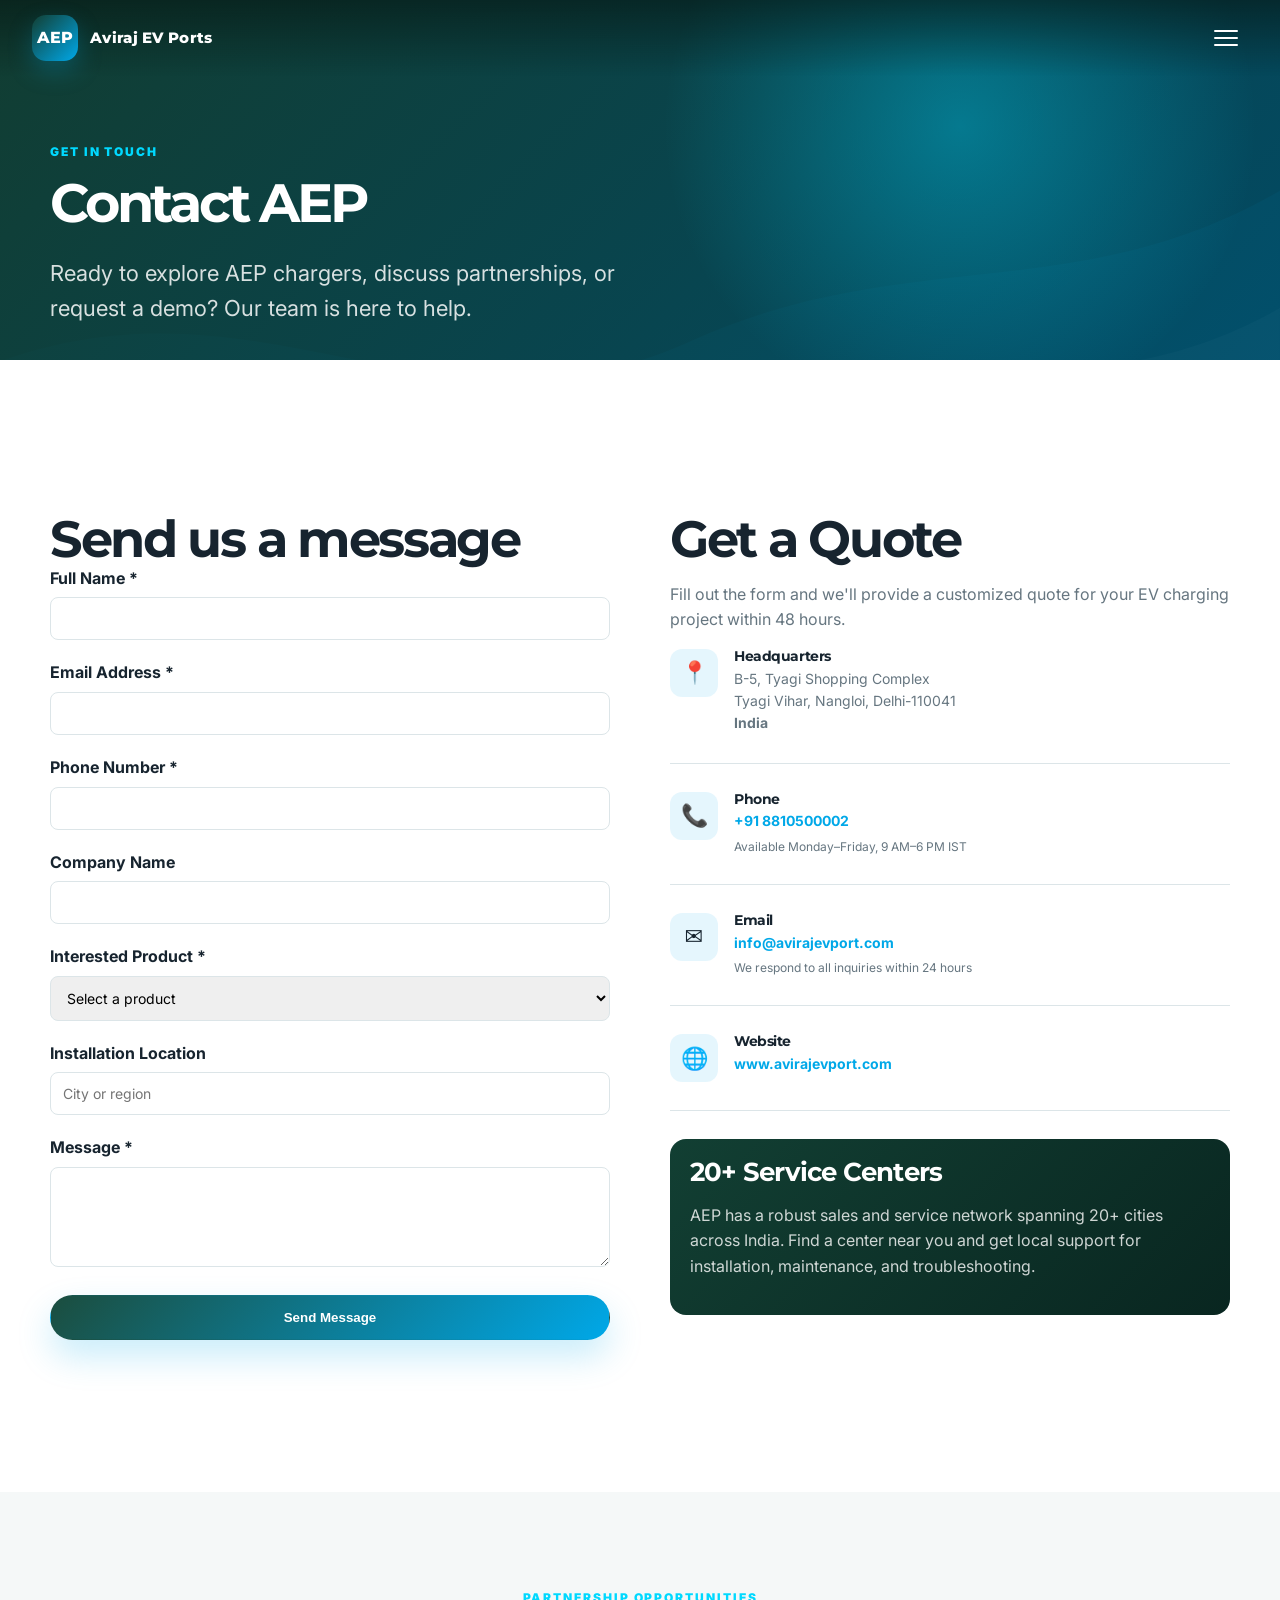
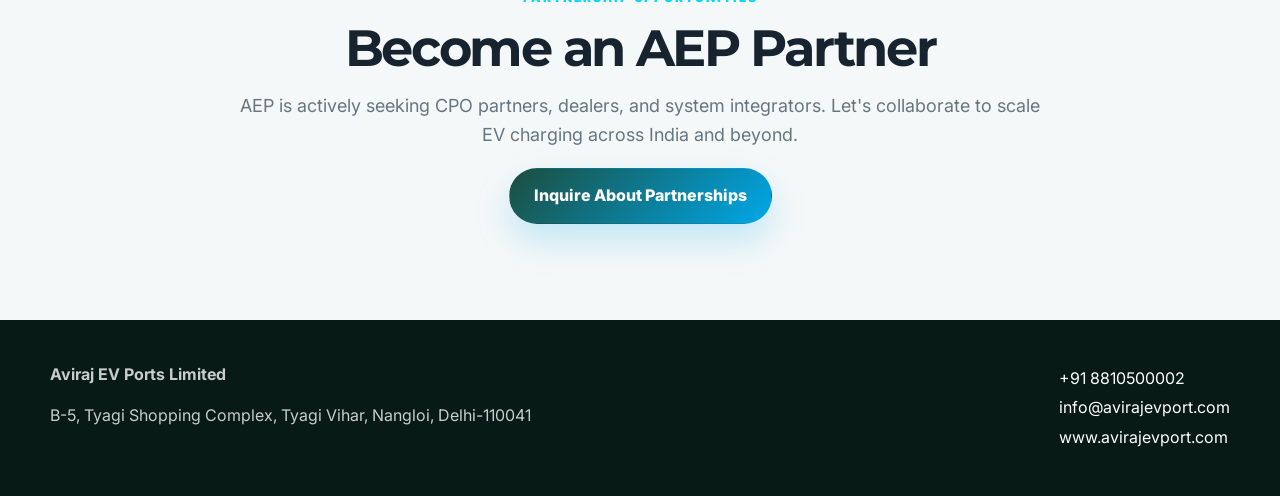
<file: contact.html>
<!doctype html>
<html lang="en">
<head>
  <meta charset="utf-8" />
  <meta name="viewport" content="width=device-width, initial-scale=1" />
  <title>Contact AEP | Aviraj EV Ports Limited</title>
  <link rel="preconnect" href="https://fonts.googleapis.com">
  <link rel="preconnect" href="https://fonts.gstatic.com" crossorigin>
  <link href="https://fonts.googleapis.com/css2?family=Inter:wght@400;500;600;700&family=Montserrat:wght@600;700;800&display=swap" rel="stylesheet">
  <link rel="stylesheet" href="css/styles.css" />
  <style>
    .contact-grid { display: grid; grid-template-columns: 1fr 1fr; gap: 60px; margin: 56px 0; }
    .contact-form-group { margin-bottom: 20px; }
    .contact-form-group label { display: block; font-weight: 700; margin-bottom: 6px; color: var(--ink); }
    .contact-form-group input, .contact-form-group select, .contact-form-group textarea {
      width: 100%; padding: 12px; border: 1px solid var(--line); border-radius: 8px; font-family: Inter, sans-serif; font-size: 14px;
    }
    .contact-form-group textarea { resize: vertical; min-height: 100px; }
    .contact-form-group input:focus, .contact-form-group select:focus, .contact-form-group textarea:focus {
      outline: none; border-color: var(--cyan); box-shadow: 0 0 0 3px rgba(0, 168, 232, .1);
    }
    .contact-info-block { display: flex; gap: 16px; margin-bottom: 28px; padding-bottom: 28px; border-bottom: 1px solid var(--line); }
    .contact-info-icon { width: 48px; height: 48px; border-radius: 12px; background: rgba(0, 168, 232, .1); display: grid; place-items: center; font-size: 22px; flex-shrink: 0; }
    .contact-info-content h3 { margin: 0 0 4px; font-size: 14px; font-weight: 700; }
    .contact-info-content p { margin: 0; color: var(--muted); font-size: 14px; }
    @media (max-width: 960px) { .contact-grid { grid-template-columns: 1fr; } }
  </style>
</head>
<body>
  <header class="site-header" id="siteHeader">
    <a class="brand" href="index.html" aria-label="AEP home">
      <span class="brand-mark">AEP</span>
      <span class="brand-text">Aviraj EV Ports</span>
    </a>
    <button class="menu-toggle" id="menuToggle" aria-label="Open menu" aria-expanded="false">
      <span></span><span></span><span></span>
    </button>
    <nav class="main-nav" id="mainNav" aria-label="Main navigation">
      <a href="index.html">Home</a>
      <a href="solutions.html">Solutions</a>
      <a href="smart-platform.html">Smart Platform</a>
      <a href="make-in-india.html">Make in India</a>
      <a href="charger-selector.html">Charger Selector</a>
      <a href="sustainability.html">Sustainability</a>
      <a href="resources.html">Resources</a>
      <a href="about.html">About AEP</a>
      <a href="contact.html">Contact</a>
      <a class="nav-cta" href="contact.html#quote">Request a Quote</a>
    </nav>
  </header>

  <main>
    <section class="hero" style="min-height: 40vh;">
      <div class="hero-bg" aria-hidden="true"></div>
      <div class="hero-grid container" style="padding-top: 140px;">
        <div class="hero-copy reveal">
          <p class="eyebrow">Get in Touch</p>
          <h1 style="font-size: 54px;">Contact AEP</h1>
          <p class="hero-subtitle">Ready to explore AEP chargers, discuss partnerships, or request a demo? Our team is here to help.</p>
        </div>
      </div>
    </section>

    <section class="section">
      <div class="container">
        <div class="contact-grid">
          <form id="contactForm" onsubmit="handleSubmit(event)">
            <h2 style="margin-top: 0;">Send us a message</h2>
            <div class="contact-form-group">
              <label for="name">Full Name *</label>
              <input type="text" id="name" name="name" required />
            </div>
            <div class="contact-form-group">
              <label for="email">Email Address *</label>
              <input type="email" id="email" name="email" required />
            </div>
            <div class="contact-form-group">
              <label for="phone">Phone Number *</label>
              <input type="tel" id="phone" name="phone" required />
            </div>
            <div class="contact-form-group">
              <label for="company">Company Name</label>
              <input type="text" id="company" name="company" />
            </div>
            <div class="contact-form-group">
              <label for="product">Interested Product *</label>
              <select id="product" name="product" required>
                <option value="">Select a product</option>
                <option value="AC001">AC001 (3.3–10kW)</option>
                <option value="AC Type 2">AC Type 2 (7.2–22kW)</option>
                <option value="AC Hybrid">AC Hybrid (14kW)</option>
                <option value="DC CCS2">DC CCS2 (30–240kW)</option>
                <option value="DC001">DC001 GB/T (15–30kW)</option>
                <option value="Smart Platform">Smart Platform / OCPP Software</option>
                <option value="Other">Other / General Inquiry</option>
              </select>
            </div>
            <div class="contact-form-group">
              <label for="location">Installation Location</label>
              <input type="text" id="location" name="location" placeholder="City or region" />
            </div>
            <div class="contact-form-group">
              <label for="message">Message *</label>
              <textarea id="message" name="message" required></textarea>
            </div>
            <button type="submit" class="btn btn-primary" style="width: 100%;">Send Message</button>
          </form>

          <div id="quote">
            <h2>Get a Quote</h2>
            <p style="color: var(--muted);">Fill out the form and we'll provide a customized quote for your EV charging project within 48 hours.</p>

            <div class="contact-info-block">
              <div class="contact-info-icon">📍</div>
              <div class="contact-info-content">
                <h3>Headquarters</h3>
                <p>B-5, Tyagi Shopping Complex</p>
                <p>Tyagi Vihar, Nangloi, Delhi-110041</p>
                <p><strong>India</strong></p>
              </div>
            </div>

            <div class="contact-info-block">
              <div class="contact-info-icon">📞</div>
              <div class="contact-info-content">
                <h3>Phone</h3>
                <p><a href="tel:+918810500002" style="color: var(--cyan); font-weight: 700;">+91 8810500002</a></p>
                <p style="margin-top: 4px; font-size: 12px;">Available Monday–Friday, 9 AM–6 PM IST</p>
              </div>
            </div>

            <div class="contact-info-block">
              <div class="contact-info-icon">✉️</div>
              <div class="contact-info-content">
                <h3>Email</h3>
                <p><a href="mailto:info@avirajevport.com" style="color: var(--cyan); font-weight: 700;">info@avirajevport.com</a></p>
                <p style="margin-top: 4px; font-size: 12px;">We respond to all inquiries within 24 hours</p>
              </div>
            </div>

            <div class="contact-info-block">
              <div class="contact-info-icon">🌐</div>
              <div class="contact-info-content">
                <h3>Website</h3>
                <p><a href="https://www.avirajevport.com" style="color: var(--cyan); font-weight: 700;">www.avirajevport.com</a></p>
              </div>
            </div>

            <div style="background: linear-gradient(135deg, var(--green), #092620); color: white; padding: 20px; border-radius: 16px; margin-top: 28px;">
              <h3 style="margin-top: 0; color: white;">20+ Service Centers</h3>
              <p style="color: rgba(255, 255, 255, .8);">AEP has a robust sales and service network spanning 20+ cities across India. Find a center near you and get local support for installation, maintenance, and troubleshooting.</p>
            </div>
          </div>
        </div>
      </div>
    </section>

    <section class="section section-light">
      <div class="container section-heading reveal">
        <p class="eyebrow">Partnership Opportunities</p>
        <h2>Become an AEP Partner</h2>
        <p>AEP is actively seeking CPO partners, dealers, and system integrators. Let's collaborate to scale EV charging across India and beyond.</p>
        <a class="btn btn-primary" href="mailto:info@avirajevport.com?subject=Partnership Inquiry - AEP">Inquire About Partnerships</a>
      </div>
    </section>
  </main>

  <footer class="site-footer">
    <div class="container footer-grid">
      <div>
        <strong>Aviraj EV Ports Limited</strong>
        <p>B-5, Tyagi Shopping Complex, Tyagi Vihar, Nangloi, Delhi-110041</p>
      </div>
      <div>
        <a href="tel:+918810500002">+91 8810500002</a>
        <a href="mailto:info@avirajevport.com">info@avirajevport.com</a>
        <a href="https://www.avirajevport.com">www.avirajevport.com</a>
      </div>
    </div>
  </footer>

  <script src="js/main.js"></script>
  <script>
    function handleSubmit(e) {
      e.preventDefault();
      const form = document.getElementById('contactForm');
      const formData = new FormData(form);
      
      console.log('Form data:', Object.fromEntries(formData));
      alert('Thank you! Your inquiry has been submitted. We will contact you within 24 hours.');
      form.reset();
    }
  </script>
</body>
</html>
</file>
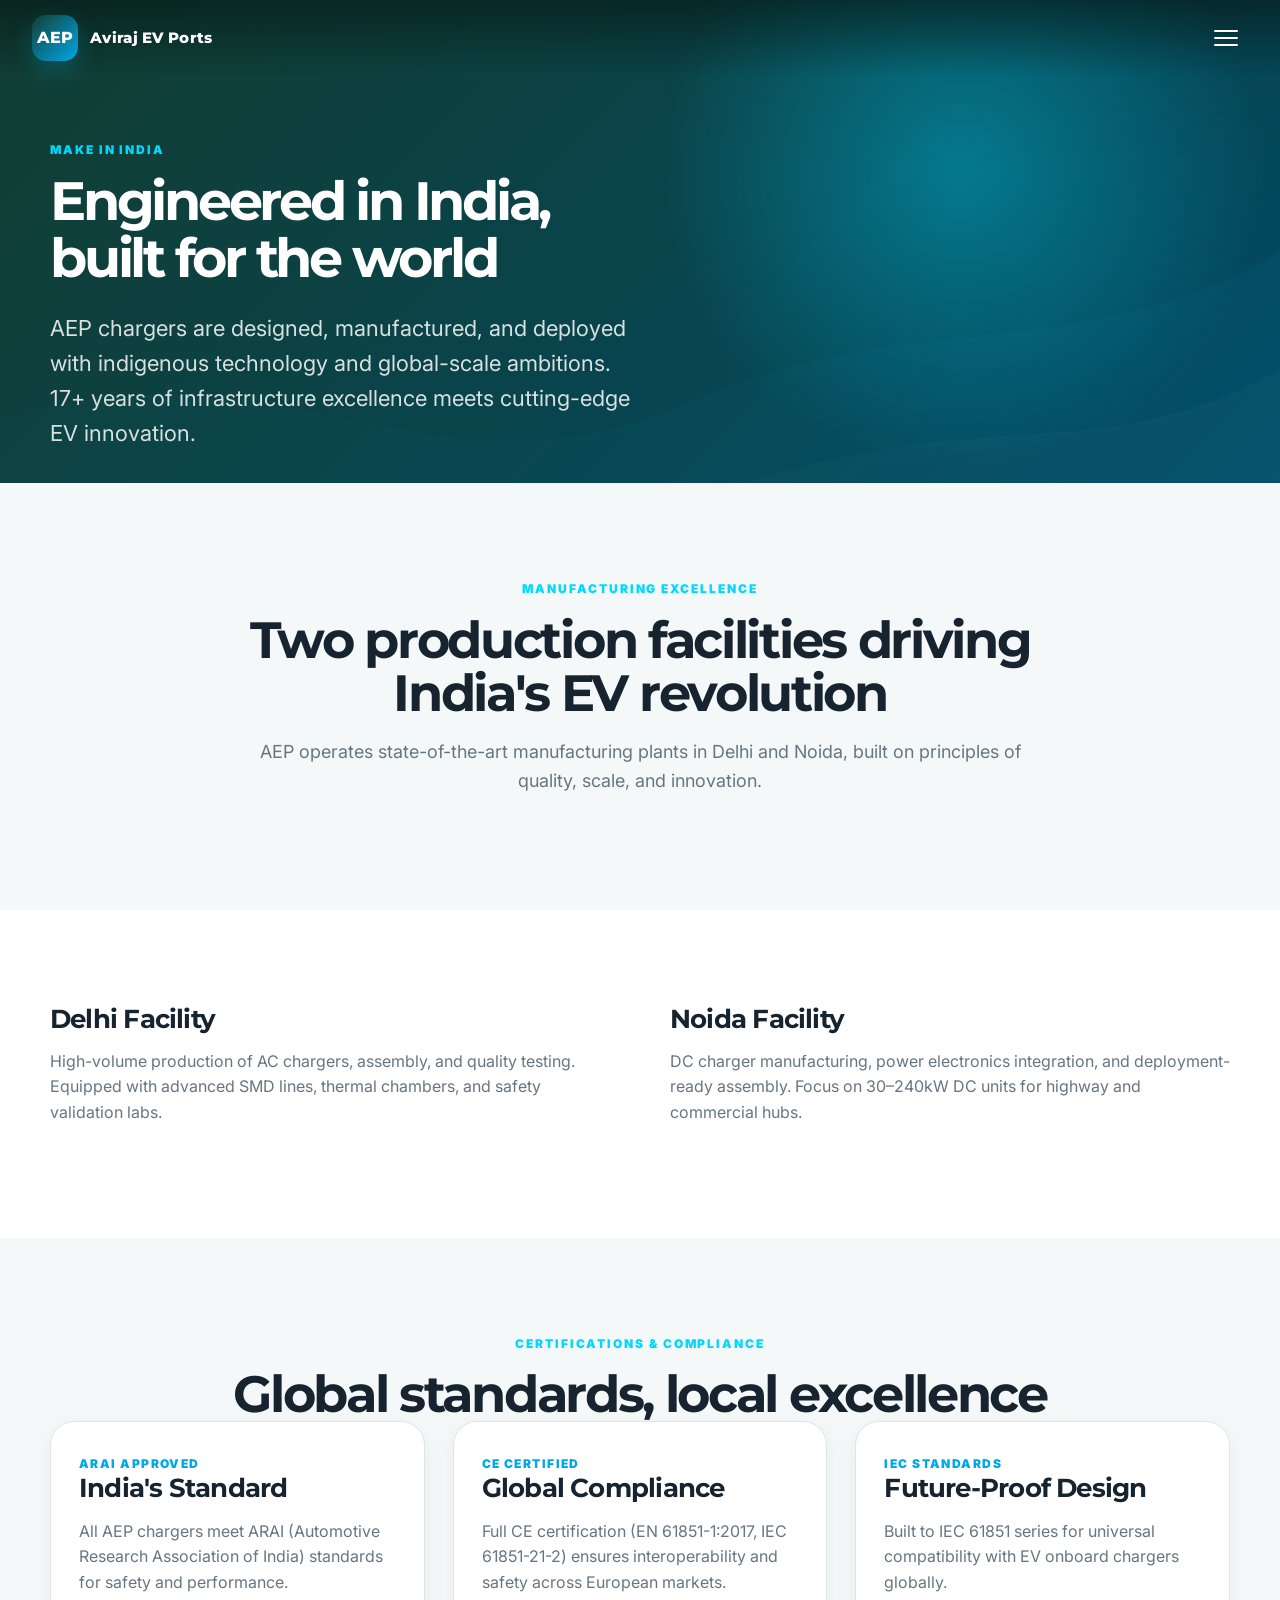
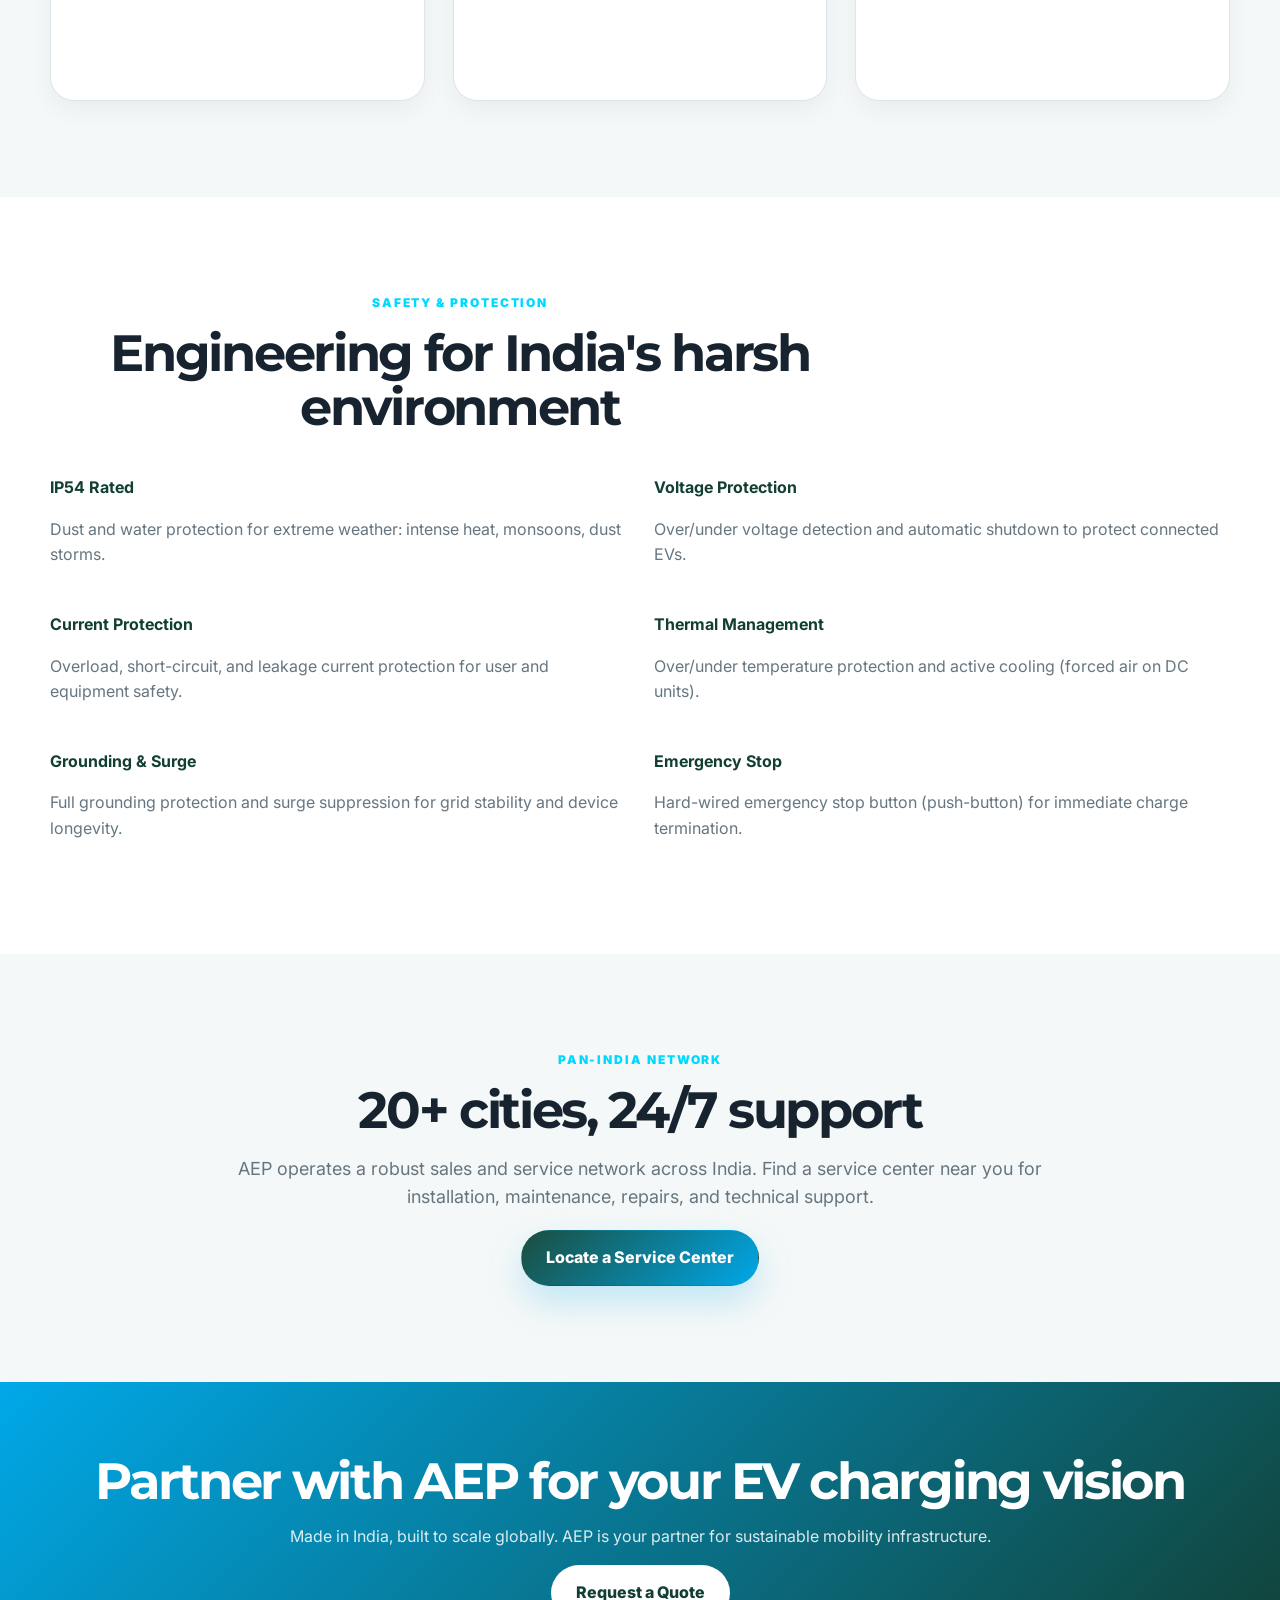
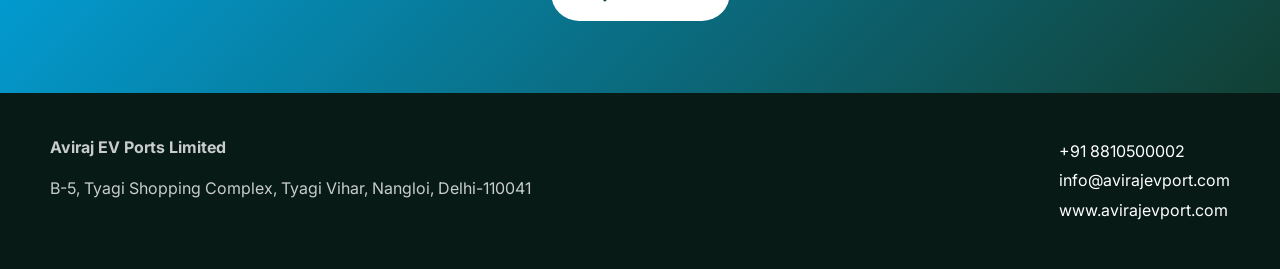
<file: make-in-india.html>
<!doctype html><html lang="en"><head><meta charset="utf-8" /><meta name="viewport" content="width=device-width, initial-scale=1" /><title>Make in India | Aviraj EV Ports Limited</title><link rel="preconnect" href="https://fonts.googleapis.com"><link rel="preconnect" href="https://fonts.gstatic.com" crossorigin><link href="https://fonts.googleapis.com/css2?family=Inter:wght@400;500;600;700&family=Montserrat:wght@600;700;800&display=swap" rel="stylesheet"><link rel="stylesheet" href="css/styles.css" /></head><body>
  <header class="site-header" id="siteHeader"><a class="brand" href="index.html"><span class="brand-mark">AEP</span><span class="brand-text">Aviraj EV Ports</span></a><button class="menu-toggle" id="menuToggle"><span></span><span></span><span></span></button><nav class="main-nav" id="mainNav"><a href="index.html">Home</a><a href="solutions.html">Solutions</a><a href="smart-platform.html">Smart Platform</a><a href="make-in-india.html">Make in India</a><a href="charger-selector.html">Charger Selector</a><a href="sustainability.html">Sustainability</a><a href="resources.html">Resources</a><a href="about.html">About AEP</a><a href="contact.html">Contact</a><a class="nav-cta" href="contact.html#quote">Request a Quote</a></nav></header>
  <main>
    <section class="hero" style="min-height: 50vh;"><div class="hero-bg"></div><div class="hero-grid container" style="padding-top: 140px;"><div class="hero-copy reveal"><p class="eyebrow">Make in India</p><h1 style="font-size: 54px;">Engineered in India, built for the world</h1><p class="hero-subtitle">AEP chargers are designed, manufactured, and deployed with indigenous technology and global-scale ambitions. 17+ years of infrastructure excellence meets cutting-edge EV innovation.</p></div></div></section>
    <section class="section section-light"><div class="container section-heading reveal"><p class="eyebrow">Manufacturing Excellence</p><h2>Two production facilities driving India's EV revolution</h2><p>AEP operates state-of-the-art manufacturing plants in Delhi and Noida, built on principles of quality, scale, and innovation.</p></div></section>
    <section class="section"><div class="container" style="display: grid; grid-template-columns: 1fr 1fr; gap: 60px; align-items: center;"><div class="reveal"><h3>Delhi Facility</h3><p style="color: var(--muted);">High-volume production of AC chargers, assembly, and quality testing. Equipped with advanced SMD lines, thermal chambers, and safety validation labs.</p></div><div class="reveal"><h3>Noida Facility</h3><p style="color: var(--muted);">DC charger manufacturing, power electronics integration, and deployment-ready assembly. Focus on 30–240kW DC units for highway and commercial hubs.</p></div></div></section>
    <section class="section section-light"><div class="container section-heading reveal"><p class="eyebrow">Certifications & Compliance</p><h2>Global standards, local excellence</h2></div><div class="container"><div style="display: grid; grid-template-columns: repeat(3, 1fr); gap: 28px;"><article class="product-card reveal"><span class="product-kicker">ARAI Approved</span><h3>India's Standard</h3><p style="color: var(--muted);">All AEP chargers meet ARAI (Automotive Research Association of India) standards for safety and performance.</p></article><article class="product-card reveal"><span class="product-kicker">CE Certified</span><h3>Global Compliance</h3><p style="color: var(--muted);">Full CE certification (EN 61851-1:2017, IEC 61851-21-2) ensures interoperability and safety across European markets.</p></article><article class="product-card reveal"><span class="product-kicker">IEC Standards</span><h3>Future-Proof Design</h3><p style="color: var(--muted);">Built to IEC 61851 series for universal compatibility with EV onboard chargers globally.</p></article></div></div></section>
    <section class="section"><div class="container"><div class="section-heading reveal" style="margin-bottom: 42px;"><p class="eyebrow">Safety & Protection</p><h2>Engineering for India's harsh environment</h2></div><div style="display: grid; grid-template-columns: repeat(2, 1fr); gap: 28px;"><div class="reveal"><strong style="color: var(--green);">IP54 Rated</strong><p style="color: var(--muted);">Dust and water protection for extreme weather: intense heat, monsoons, dust storms.</p></div><div class="reveal"><strong style="color: var(--green);">Voltage Protection</strong><p style="color: var(--muted);">Over/under voltage detection and automatic shutdown to protect connected EVs.</p></div><div class="reveal"><strong style="color: var(--green);">Current Protection</strong><p style="color: var(--muted);">Overload, short-circuit, and leakage current protection for user and equipment safety.</p></div><div class="reveal"><strong style="color: var(--green);">Thermal Management</strong><p style="color: var(--muted);">Over/under temperature protection and active cooling (forced air on DC units).</p></div><div class="reveal"><strong style="color: var(--green);">Grounding & Surge</strong><p style="color: var(--muted);">Full grounding protection and surge suppression for grid stability and device longevity.</p></div><div class="reveal"><strong style="color: var(--green);">Emergency Stop</strong><p style="color: var(--muted);">Hard-wired emergency stop button (push-button) for immediate charge termination.</p></div></div></div></section>
    <section class="section section-light"><div class="container section-heading reveal"><p class="eyebrow">Pan-India Network</p><h2>20+ cities, 24/7 support</h2><p>AEP operates a robust sales and service network across India. Find a service center near you for installation, maintenance, repairs, and technical support.</p><a class="btn btn-primary" href="contact.html#quote">Locate a Service Center</a></div></section>
    <section class="final-cta"><div class="container reveal"><h2>Partner with AEP for your EV charging vision</h2><p>Made in India, built to scale globally. AEP is your partner for sustainable mobility infrastructure.</p><a class="btn btn-light" href="contact.html#quote">Request a Quote</a></div></section>
  </main>
  <footer class="site-footer"><div class="container footer-grid"><div><strong>Aviraj EV Ports Limited</strong><p>B-5, Tyagi Shopping Complex, Tyagi Vihar, Nangloi, Delhi-110041</p></div><div><a href="tel:+918810500002">+91 8810500002</a><a href="mailto:info@avirajevport.com">info@avirajevport.com</a><a href="https://www.avirajevport.com">www.avirajevport.com</a></div></div></footer>
  <script src="js/main.js"></script>
</body></html>
</file>
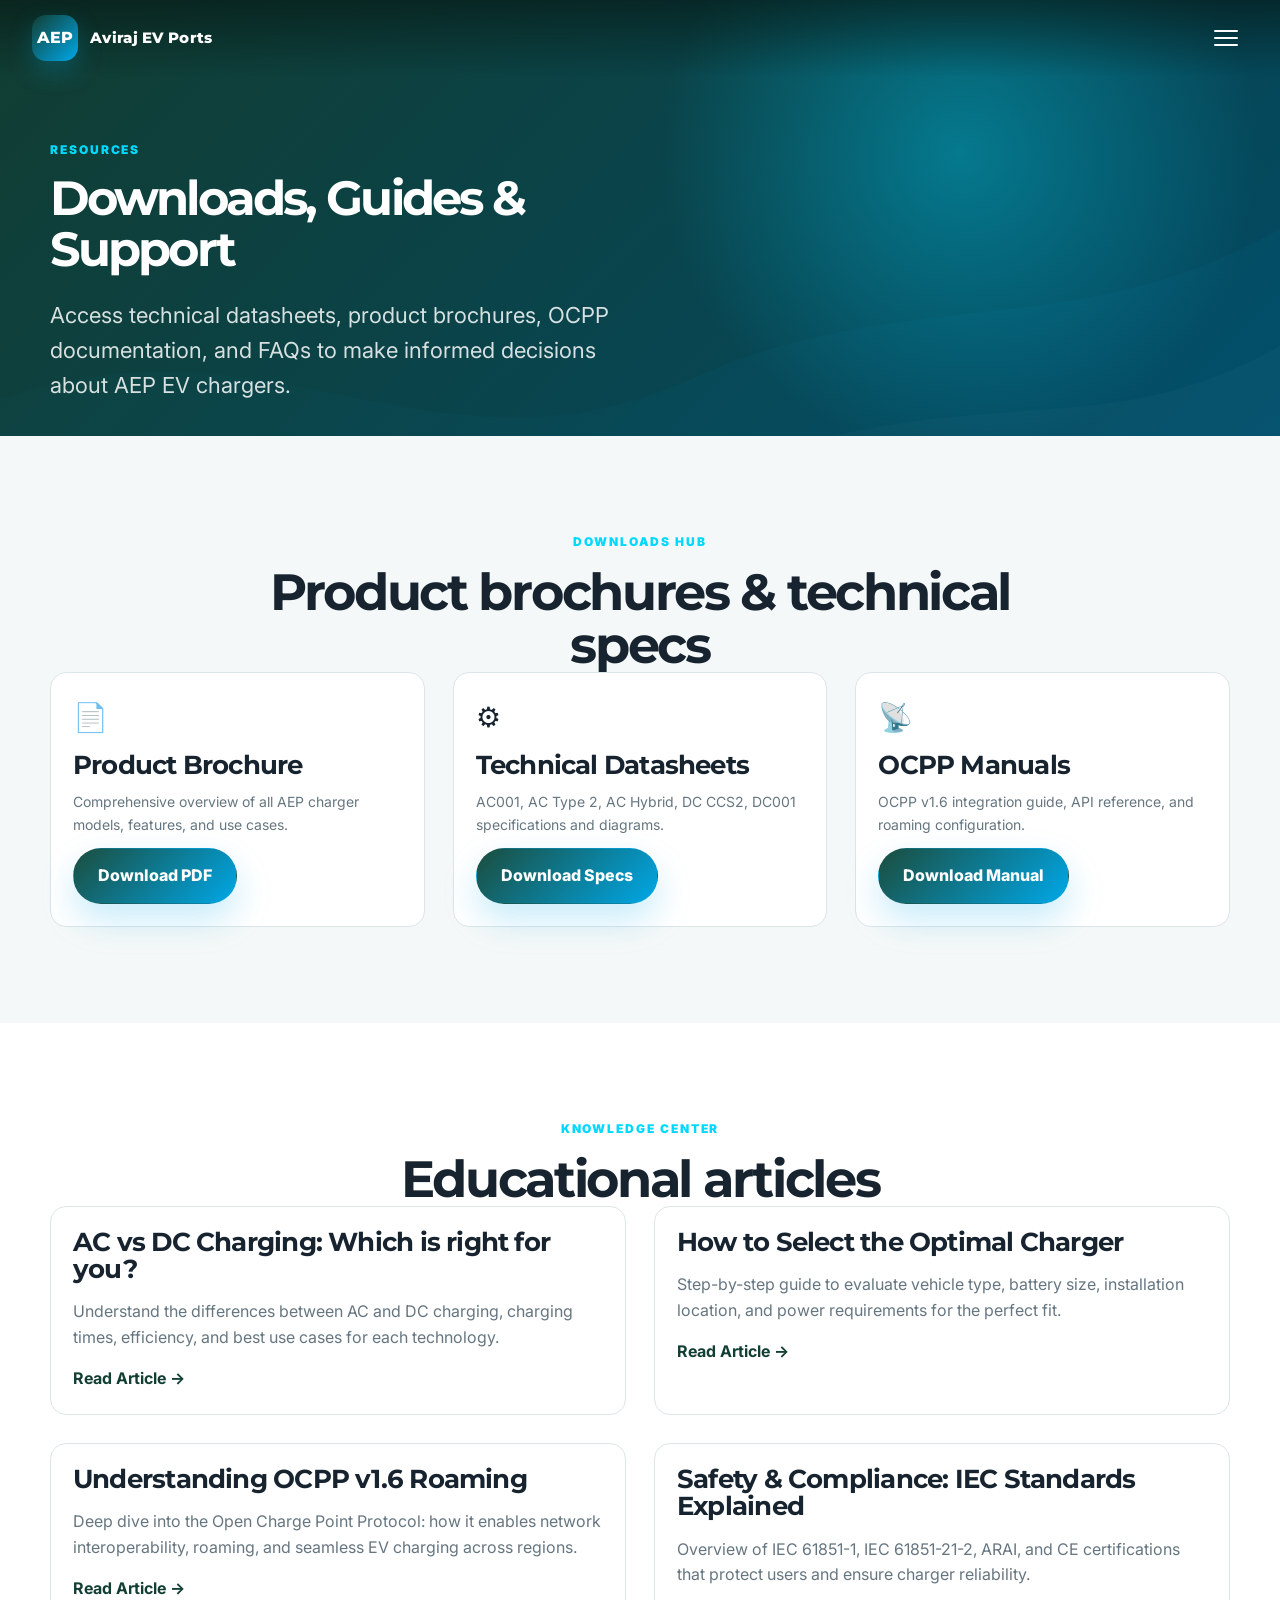
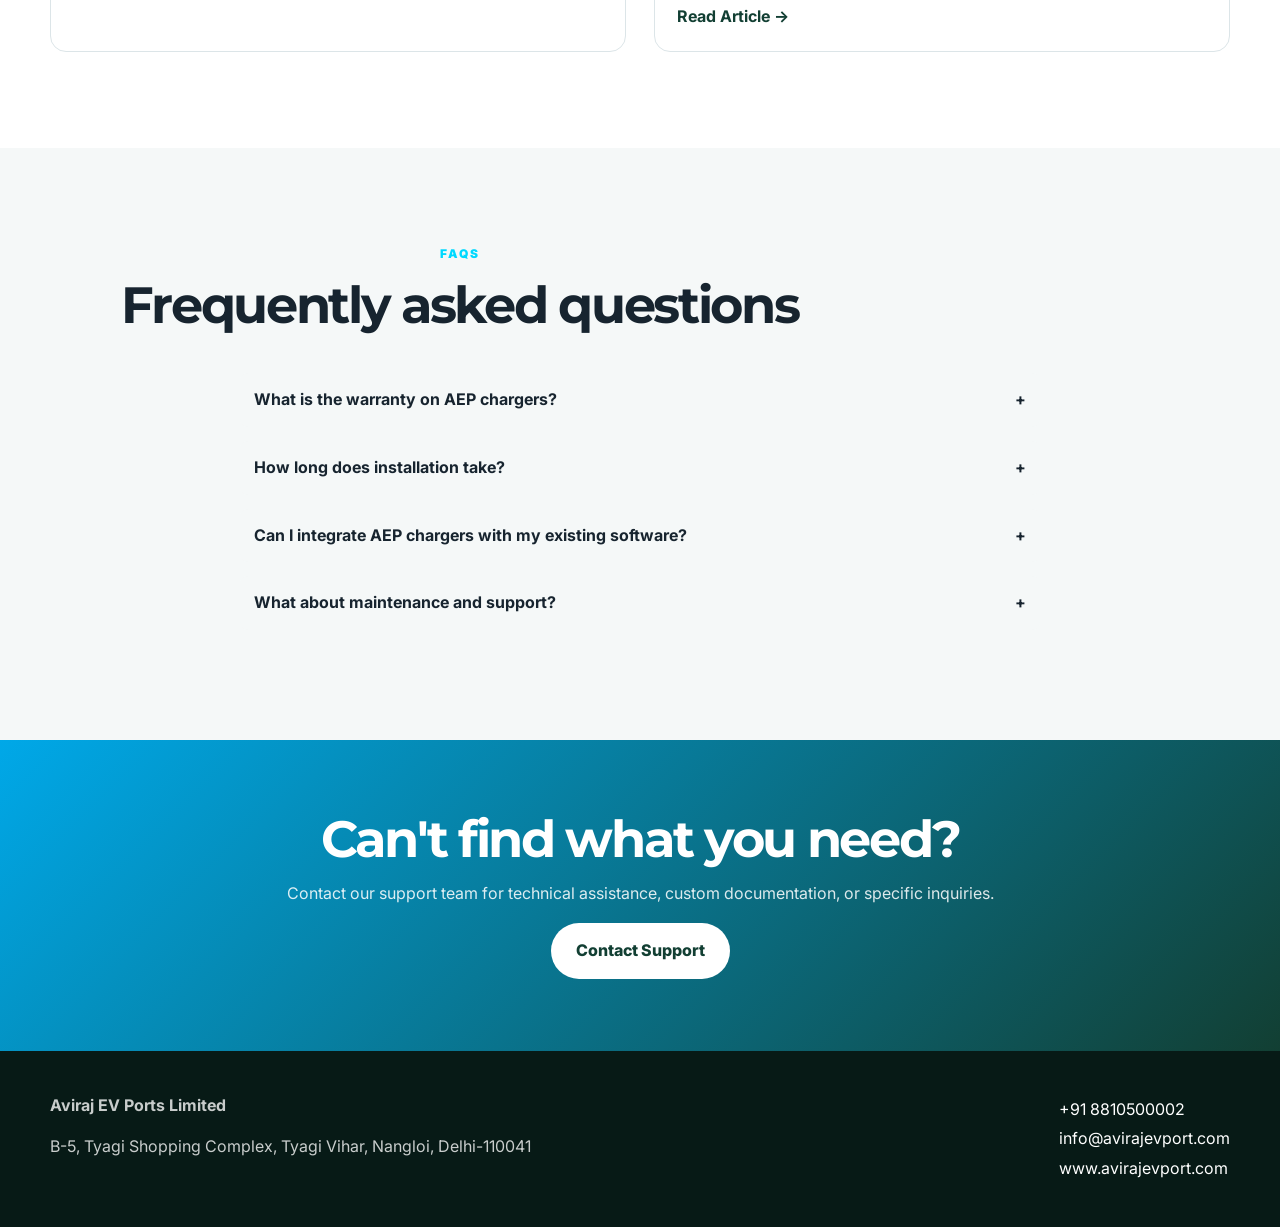
<file: resources.html>
<!doctype html><html lang="en"><head><meta charset="utf-8" /><meta name="viewport" content="width=device-width, initial-scale=1" /><title>Resources & Downloads | Aviraj EV Ports Limited</title><link rel="preconnect" href="https://fonts.googleapis.com"><link rel="preconnect" href="https://fonts.gstatic.com" crossorigin><link href="https://fonts.googleapis.com/css2?family=Inter:wght@400;500;600;700&family=Montserrat:wght@600;700;800&display=swap" rel="stylesheet"><link rel="stylesheet" href="css/styles.css" /><style>.resource-card { background: white; border: 1px solid var(--line); border-radius: 16px; padding: 22px; transition: .25s; } .resource-card:hover { box-shadow: var(--shadow); transform: translateY(-4px); } .resource-icon { font-size: 28px; margin-bottom: 12px; } .faq-item { margin-bottom: 14px; } .faq-title { background: var(--soft); padding: 14px; border-radius: 8px; cursor: pointer; font-weight: 700; display: flex; justify-content: space-between; align-items: center; } .faq-content { display: none; padding: 14px; color: var(--muted); } .faq-content.active { display: block; } </style></head><body>
  <header class="site-header" id="siteHeader"><a class="brand" href="index.html"><span class="brand-mark">AEP</span><span class="brand-text">Aviraj EV Ports</span></a><button class="menu-toggle" id="menuToggle"><span></span><span></span><span></span></button><nav class="main-nav" id="mainNav"><a href="index.html">Home</a><a href="solutions.html">Solutions</a><a href="smart-platform.html">Smart Platform</a><a href="make-in-india.html">Make in India</a><a href="charger-selector.html">Charger Selector</a><a href="sustainability.html">Sustainability</a><a href="resources.html">Resources</a><a href="about.html">About AEP</a><a href="contact.html">Contact</a><a class="nav-cta" href="contact.html#quote">Request a Quote</a></nav></header>
  <main>
    <section class="hero" style="min-height: 40vh;"><div class="hero-bg"></div><div class="hero-grid container" style="padding-top: 140px;"><div class="hero-copy reveal"><p class="eyebrow">Resources</p><h1 style="font-size: 48px;">Downloads, Guides & Support</h1><p class="hero-subtitle">Access technical datasheets, product brochures, OCPP documentation, and FAQs to make informed decisions about AEP EV chargers.</p></div></div></section>
    <section class="section section-light"><div class="container section-heading reveal"><p class="eyebrow">Downloads Hub</p><h2>Product brochures & technical specs</h2></div><div class="container"><div style="display: grid; grid-template-columns: repeat(3, 1fr); gap: 28px;"><article class="resource-card reveal"><div class="resource-icon">📄</div><h3 style="margin: 0 0 12px;">Product Brochure</h3><p style="color: var(--muted); margin: 0; font-size: 14px;">Comprehensive overview of all AEP charger models, features, and use cases.</p><a class="btn btn-primary" href="#" style="margin-top: 12px; display: inline-block;">Download PDF</a></article><article class="resource-card reveal"><div class="resource-icon">⚙️</div><h3 style="margin: 0 0 12px;">Technical Datasheets</h3><p style="color: var(--muted); margin: 0; font-size: 14px;">AC001, AC Type 2, AC Hybrid, DC CCS2, DC001 specifications and diagrams.</p><a class="btn btn-primary" href="#" style="margin-top: 12px; display: inline-block;">Download Specs</a></article><article class="resource-card reveal"><div class="resource-icon">📡</div><h3 style="margin: 0 0 12px;">OCPP Manuals</h3><p style="color: var(--muted); margin: 0; font-size: 14px;">OCPP v1.6 integration guide, API reference, and roaming configuration.</p><a class="btn btn-primary" href="#" style="margin-top: 12px; display: inline-block;">Download Manual</a></article></div></div></section>
    <section class="section"><div class="container section-heading reveal"><p class="eyebrow">Knowledge Center</p><h2>Educational articles</h2></div><div class="container"><div style="display: grid; grid-template-columns: repeat(2, 1fr); gap: 28px;"><article class="resource-card reveal"><h3>AC vs DC Charging: Which is right for you?</h3><p style="color: var(--muted);">Understand the differences between AC and DC charging, charging times, efficiency, and best use cases for each technology.</p><a style="font-weight: 700; color: var(--green);">Read Article →</a></article><article class="resource-card reveal"><h3>How to Select the Optimal Charger</h3><p style="color: var(--muted);">Step-by-step guide to evaluate vehicle type, battery size, installation location, and power requirements for the perfect fit.</p><a style="font-weight: 700; color: var(--green);">Read Article →</a></article><article class="resource-card reveal"><h3>Understanding OCPP v1.6 Roaming</h3><p style="color: var(--muted);">Deep dive into the Open Charge Point Protocol: how it enables network interoperability, roaming, and seamless EV charging across regions.</p><a style="font-weight: 700; color: var(--green);">Read Article →</a></article><article class="resource-card reveal"><h3>Safety & Compliance: IEC Standards Explained</h3><p style="color: var(--muted);">Overview of IEC 61851-1, IEC 61851-21-2, ARAI, and CE certifications that protect users and ensure charger reliability.</p><a style="font-weight: 700; color: var(--green);">Read Article →</a></article></div></div></section>
    <section class="section section-light"><div class="container"><div class="section-heading reveal" style="margin-bottom: 42px;"><p class="eyebrow">FAQs</p><h2>Frequently asked questions</h2></div><div style="max-width: 800px; margin: 0 auto;"><div class="faq-item"><div class="faq-title" onclick="toggleFaq(this)">What is the warranty on AEP chargers? <span>+</span></div><div class="faq-content">AEP chargers come with a comprehensive 2-year manufacturer warranty covering defects in materials and workmanship. Extended warranty options are available. Service support is available 24/7 across our 20+ service centers.</div></div><div class="faq-item"><div class="faq-title" onclick="toggleFaq(this)">How long does installation take? <span>+</span></div><div class="faq-content">Installation time varies based on charger type and site conditions. Typical AC charger installation: 2–4 hours. DC charger: 1–2 days. AEP handles site assessment, permitting, and commissioning.</div></div><div class="faq-item"><div class="faq-title" onclick="toggleFaq(this)">Can I integrate AEP chargers with my existing software? <span>+</span></div><div class="faq-content">Yes. AEP chargers are fully OCPP v1.6 compatible and can integrate with third-party management platforms via API. Our team can assist with custom integrations and white-label deployments.</div></div><div class="faq-item"><div class="faq-title" onclick="toggleFaq(this)">What about maintenance and support? <span>+</span></div><div class="faq-content">AEP provides 24/7 remote monitoring and diagnostics. Preventive maintenance is recommended annually. Our field service teams are available for repairs and troubleshooting at service centers nationwide.</div></div></div></div></section>
    <section class="final-cta"><div class="container reveal"><h2>Can't find what you need?</h2><p>Contact our support team for technical assistance, custom documentation, or specific inquiries.</p><a class="btn btn-light" href="contact.html#quote">Contact Support</a></div></section>
  </main>
  <footer class="site-footer"><div class="container footer-grid"><div><strong>Aviraj EV Ports Limited</strong><p>B-5, Tyagi Shopping Complex, Tyagi Vihar, Nangloi, Delhi-110041</p></div><div><a href="tel:+918810500002">+91 8810500002</a><a href="mailto:info@avirajevport.com">info@avirajevport.com</a><a href="https://www.avirajevport.com">www.avirajevport.com</a></div></div></footer>
  <script src="js/main.js"></script><script>function toggleFaq(el) { const content = el.nextElementSibling; document.querySelectorAll('.faq-content.active').forEach(c => { if (c !== content) { c.classList.remove('active'); c.previousElementSibling.querySelector('span').textContent = '+'; } }); content.classList.toggle('active'); el.querySelector('span').textContent = content.classList.contains('active') ? '−' : '+'; }</script>
</body></html>
</file>
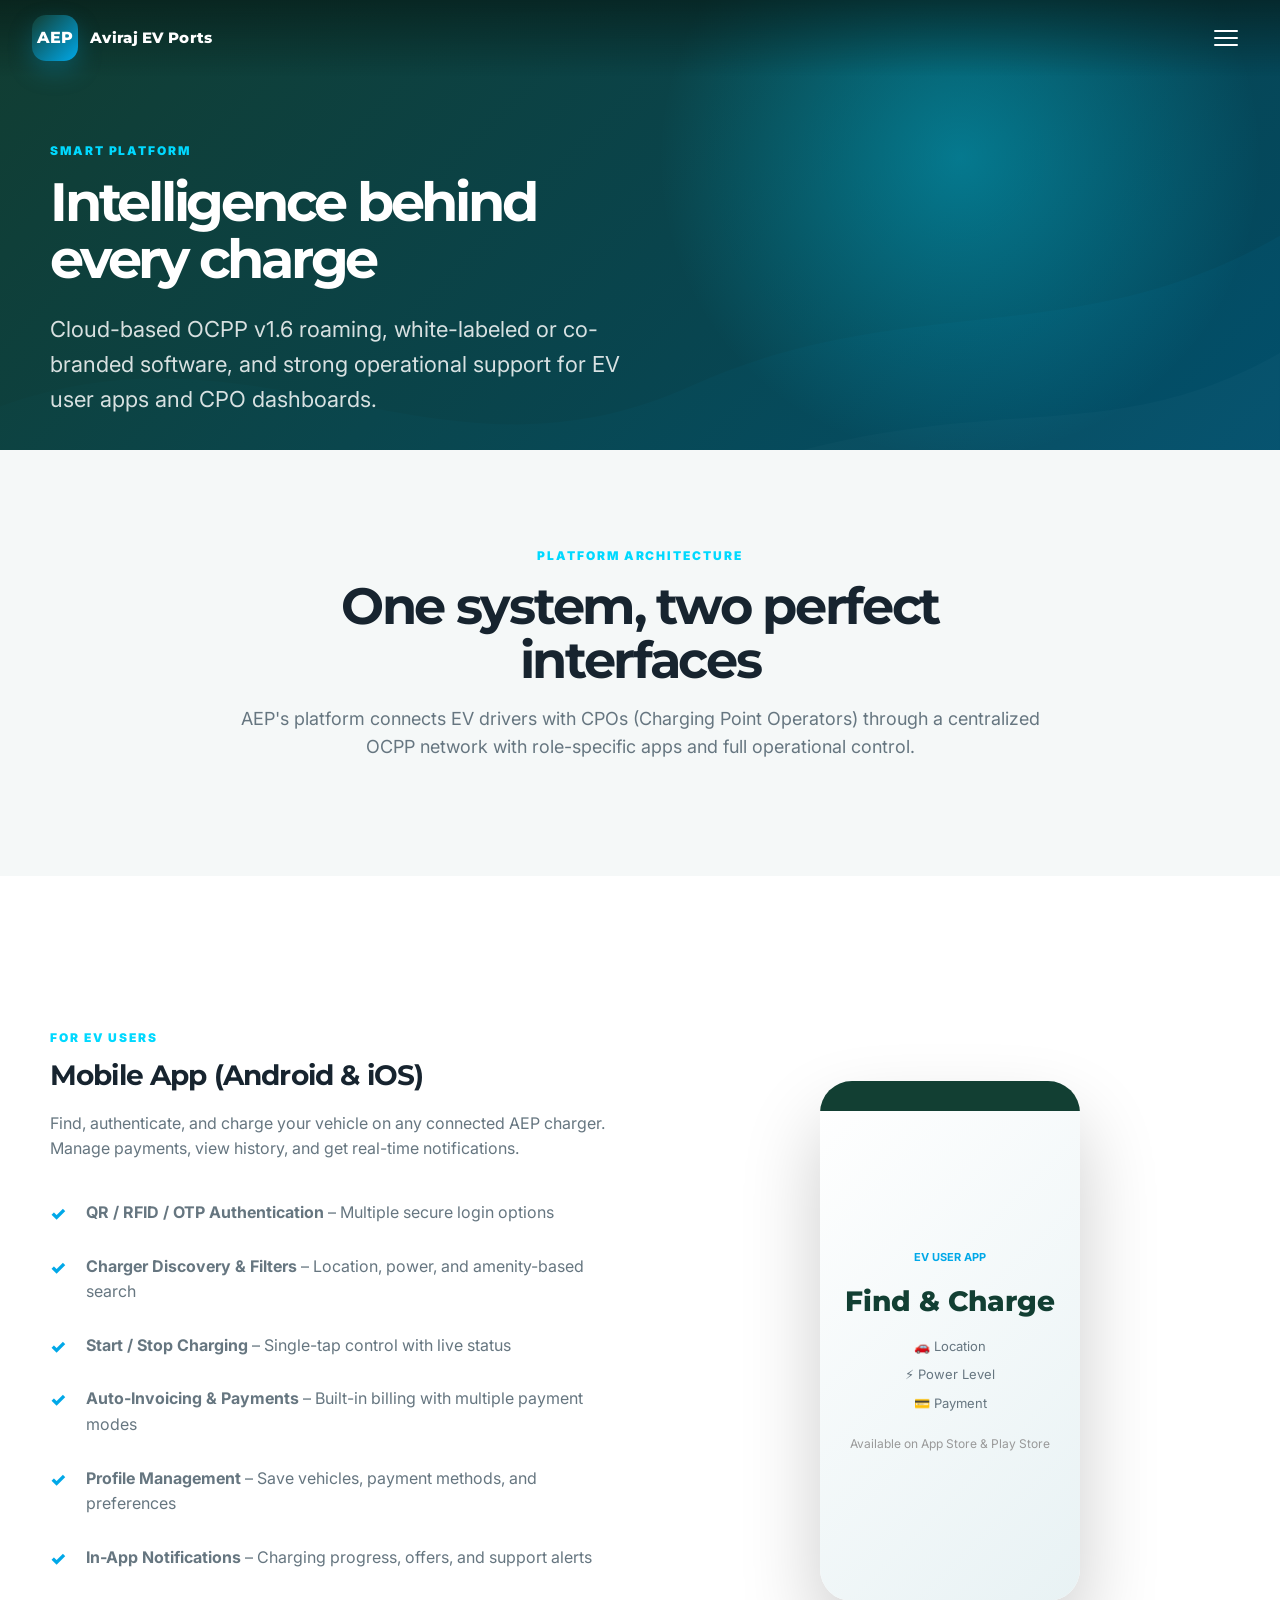
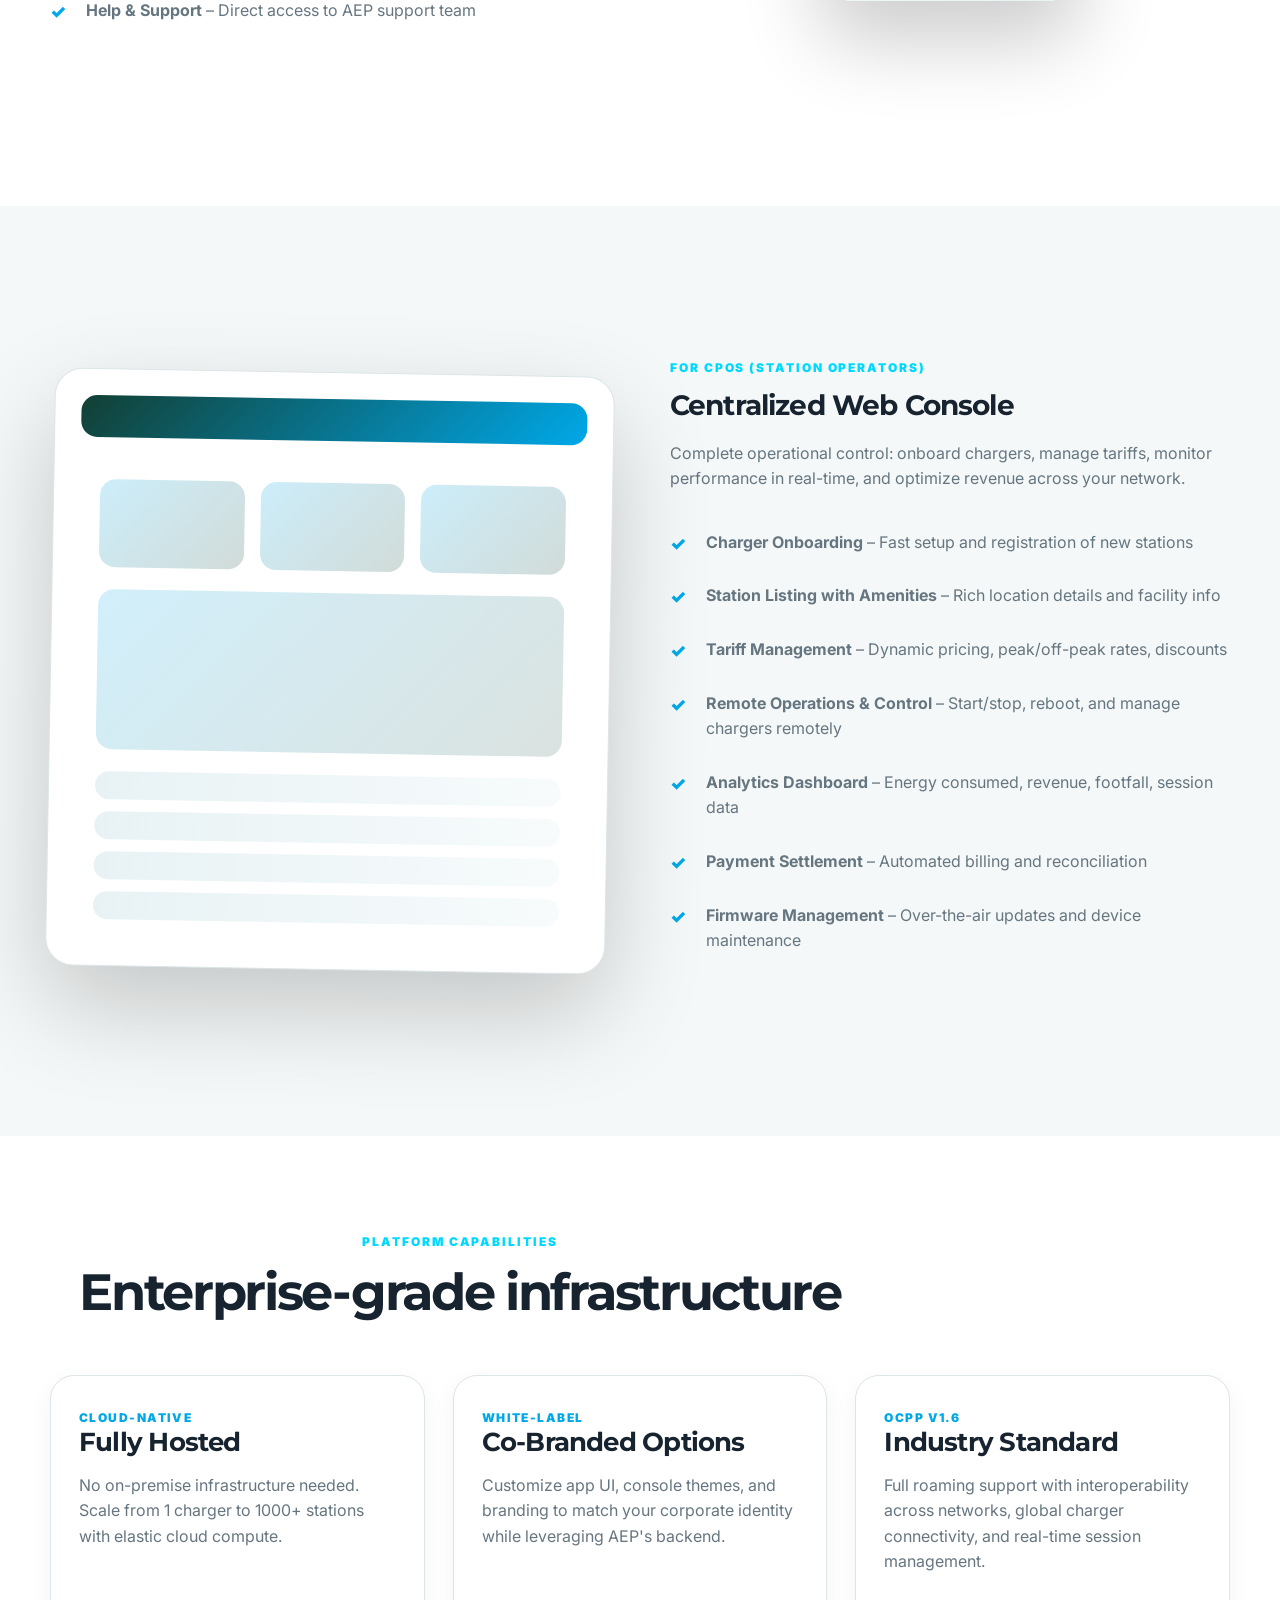
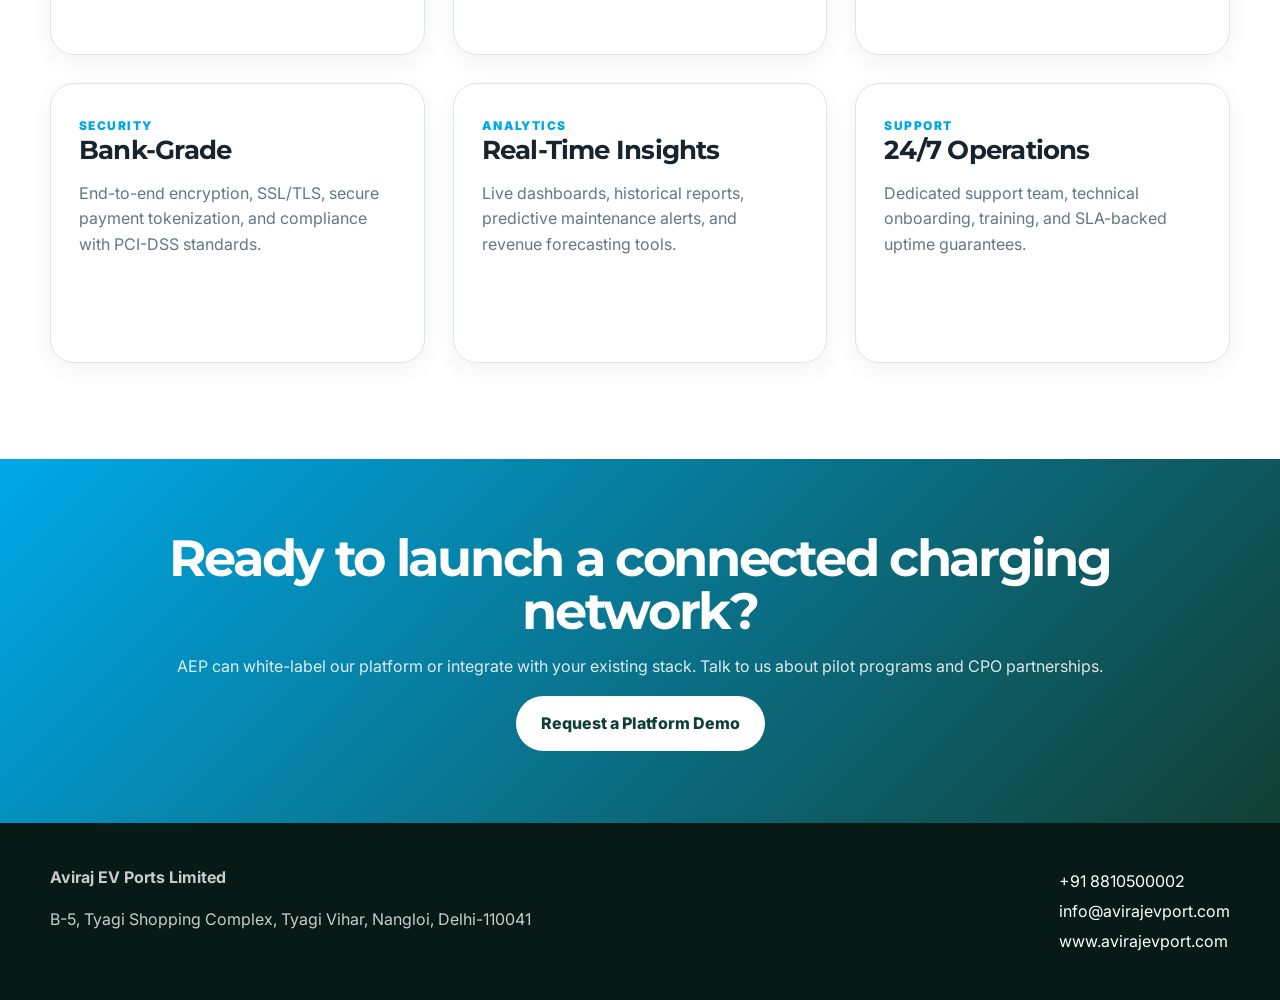
<file: smart-platform.html>
<!doctype html>
<html lang="en">
<head>
  <meta charset="utf-8" />
  <meta name="viewport" content="width=device-width, initial-scale=1" />
  <title>Smart OCPP Platform | Aviraj EV Ports Limited</title>
  <meta name="description" content="Cloud-based OCPP v1.6 roaming. EV user app (Android/iOS) with QR/RFID/OTP. CPO centralized console with tariff, analytics, and firmware management." />
  <link rel="preconnect" href="https://fonts.googleapis.com">
  <link rel="preconnect" href="https://fonts.gstatic.com" crossorigin>
  <link href="https://fonts.googleapis.com/css2?family=Inter:wght@400;500;600;700&family=Montserrat:wght@600;700;800&display=swap" rel="stylesheet">
  <link rel="stylesheet" href="css/styles.css" />
  <style>
    .feature-showcase { display: grid; grid-template-columns: 1fr 1fr; gap: 60px; margin: 56px 0; align-items: center; }
    .feature-showcase h3 { font-size: 28px; margin-bottom: 20px; }
    .feature-list-col { list-style: none; padding: 0; }
    .feature-list-col li { padding: 14px 0 14px 36px; position: relative; color: var(--muted); }
    .feature-list-col li:before { content: '✓'; position: absolute; left: 0; color: var(--cyan); font-weight: 900; font-size: 18px; }
    .app-mockup { width: 260px; height: 520px; margin: 0 auto; border-radius: 32px; background: linear-gradient(135deg, #fff, #e8f2f4); box-shadow: 0 40px 80px rgba(0,0,0,.2); position: relative; overflow: hidden; }
    .app-mockup:before { content: ''; position: absolute; top: 0; left: 0; right: 0; height: 30px; background: #123f33; }
    .app-screen { padding: 42px 18px 22px; height: 100%; display: grid; place-items: center; }
    .app-content { text-align: center; }
    .app-content p { color: var(--muted); font-size: 13px; margin: 8px 0; }
    @media (max-width: 960px) { .feature-showcase { grid-template-columns: 1fr; gap: 40px; } }
  </style>
</head>
<body>
  <header class="site-header" id="siteHeader">
    <a class="brand" href="index.html" aria-label="AEP home">
      <span class="brand-mark">AEP</span>
      <span class="brand-text">Aviraj EV Ports</span>
    </a>
    <button class="menu-toggle" id="menuToggle" aria-label="Open menu" aria-expanded="false">
      <span></span><span></span><span></span>
    </button>
    <nav class="main-nav" id="mainNav" aria-label="Main navigation">
      <a href="index.html">Home</a>
      <a href="solutions.html">Solutions</a>
      <a href="smart-platform.html">Smart Platform</a>
      <a href="make-in-india.html">Make in India</a>
      <a href="charger-selector.html">Charger Selector</a>
      <a href="sustainability.html">Sustainability</a>
      <a href="resources.html">Resources</a>
      <a href="about.html">About AEP</a>
      <a href="contact.html">Contact</a>
      <a class="nav-cta" href="contact.html#quote">Request a Quote</a>
    </nav>
  </header>

  <main>
    <section class="hero" style="min-height: 50vh;">
      <div class="hero-bg" aria-hidden="true"></div>
      <div class="hero-grid container" style="padding-top: 140px;">
        <div class="hero-copy reveal">
          <p class="eyebrow">Smart Platform</p>
          <h1 style="font-size: 54px;">Intelligence behind every charge</h1>
          <p class="hero-subtitle">Cloud-based OCPP v1.6 roaming, white-labeled or co-branded software, and strong operational support for EV user apps and CPO dashboards.</p>
        </div>
      </div>
    </section>

    <section class="section section-light">
      <div class="container section-heading reveal">
        <p class="eyebrow">Platform Architecture</p>
        <h2>One system, two perfect interfaces</h2>
        <p>AEP's platform connects EV drivers with CPOs (Charging Point Operators) through a centralized OCPP network with role-specific apps and full operational control.</p>
      </div>
    </section>

    <section class="section">
      <div class="container">
        <div class="feature-showcase">
          <div class="reveal">
            <p class="eyebrow">For EV Users</p>
            <h3>Mobile App (Android & iOS)</h3>
            <p style="color: var(--muted); margin-bottom: 24px;">Find, authenticate, and charge your vehicle on any connected AEP charger. Manage payments, view history, and get real-time notifications.</p>
            <ul class="feature-list-col">
              <li><strong>QR / RFID / OTP Authentication</strong> – Multiple secure login options</li>
              <li><strong>Charger Discovery & Filters</strong> – Location, power, and amenity-based search</li>
              <li><strong>Start / Stop Charging</strong> – Single-tap control with live status</li>
              <li><strong>Auto-Invoicing & Payments</strong> – Built-in billing with multiple payment modes</li>
              <li><strong>Profile Management</strong> – Save vehicles, payment methods, and preferences</li>
              <li><strong>In-App Notifications</strong> – Charging progress, offers, and support alerts</li>
              <li><strong>Help & Support</strong> – Direct access to AEP support team</li>
            </ul>
          </div>
          <div class="reveal">
            <div class="app-mockup">
              <div class="app-screen">
                <div class="app-content">
                  <p style="font-size: 11px; text-transform: uppercase; font-weight: 700; color: var(--cyan);">EV User App</p>
                  <p style="font-size: 28px; margin: 12px 0; font-family: Montserrat; font-weight: 800; color: var(--green);">Find & Charge</p>
                  <p>🚗 Location</p>
                  <p>⚡ Power Level</p>
                  <p>💳 Payment</p>
                  <p style="font-size: 12px; margin-top: 20px; color: #999;">Available on App Store & Play Store</p>
                </div>
              </div>
            </div>
          </div>
        </div>
      </div>
    </section>

    <section class="section section-light">
      <div class="container">
        <div class="feature-showcase">
          <div class="reveal" style="order: 2;">
            <p class="eyebrow">For CPOs (Station Operators)</p>
            <h3>Centralized Web Console</h3>
            <p style="color: var(--muted); margin-bottom: 24px;">Complete operational control: onboard chargers, manage tariffs, monitor performance in real-time, and optimize revenue across your network.</p>
            <ul class="feature-list-col">
              <li><strong>Charger Onboarding</strong> – Fast setup and registration of new stations</li>
              <li><strong>Station Listing with Amenities</strong> – Rich location details and facility info</li>
              <li><strong>Tariff Management</strong> – Dynamic pricing, peak/off-peak rates, discounts</li>
              <li><strong>Remote Operations & Control</strong> – Start/stop, reboot, and manage chargers remotely</li>
              <li><strong>Analytics Dashboard</strong> – Energy consumed, revenue, footfall, session data</li>
              <li><strong>Payment Settlement</strong> – Automated billing and reconciliation</li>
              <li><strong>Firmware Management</strong> – Over-the-air updates and device maintenance</li>
            </ul>
          </div>
          <div class="reveal" style="order: 1;">
            <div class="dashboard-mock" style="box-shadow: 0 40px 100px rgba(0,0,0,.2);">
              <div class="mock-header" style="background: linear-gradient(135deg, var(--green), var(--cyan));"></div>
              <div style="padding: 20px;">
                <div class="mock-stats"><span style="background: linear-gradient(135deg, rgba(0,168,232,.2), rgba(27,77,62,.2));"></span><span style="background: linear-gradient(135deg, rgba(0,168,232,.2), rgba(27,77,62,.2));"></span><span style="background: linear-gradient(135deg, rgba(0,168,232,.2), rgba(27,77,62,.2));"></span></div>
                <div class="mock-chart" style="height: 160px;"></div>
                <div class="mock-list"><span></span><span></span><span></span><span></span></div>
              </div>
            </div>
          </div>
        </div>
      </div>
    </section>

    <section class="section">
      <div class="container">
        <div class="section-heading reveal" style="margin-bottom: 56px;">
          <p class="eyebrow">Platform Capabilities</p>
          <h2>Enterprise-grade infrastructure</h2>
        </div>
        <div style="display: grid; grid-template-columns: repeat(3, 1fr); gap: 28px;">
          <article class="product-card reveal">
            <span class="product-kicker">Cloud-Native</span>
            <h3>Fully Hosted</h3>
            <p style="color: var(--muted);">No on-premise infrastructure needed. Scale from 1 charger to 1000+ stations with elastic cloud compute.</p>
          </article>
          <article class="product-card reveal">
            <span class="product-kicker">White-Label</span>
            <h3>Co-Branded Options</h3>
            <p style="color: var(--muted);">Customize app UI, console themes, and branding to match your corporate identity while leveraging AEP's backend.</p>
          </article>
          <article class="product-card reveal">
            <span class="product-kicker">OCPP v1.6</span>
            <h3>Industry Standard</h3>
            <p style="color: var(--muted);">Full roaming support with interoperability across networks, global charger connectivity, and real-time session management.</p>
          </article>
          <article class="product-card reveal">
            <span class="product-kicker">Security</span>
            <h3>Bank-Grade</h3>
            <p style="color: var(--muted);">End-to-end encryption, SSL/TLS, secure payment tokenization, and compliance with PCI-DSS standards.</p>
          </article>
          <article class="product-card reveal">
            <span class="product-kicker">Analytics</span>
            <h3>Real-Time Insights</h3>
            <p style="color: var(--muted);">Live dashboards, historical reports, predictive maintenance alerts, and revenue forecasting tools.</p>
          </article>
          <article class="product-card reveal">
            <span class="product-kicker">Support</span>
            <h3>24/7 Operations</h3>
            <p style="color: var(--muted);">Dedicated support team, technical onboarding, training, and SLA-backed uptime guarantees.</p>
          </article>
        </div>
      </div>
    </section>

    <section class="final-cta">
      <div class="container reveal">
        <h2>Ready to launch a connected charging network?</h2>
        <p>AEP can white-label our platform or integrate with your existing stack. Talk to us about pilot programs and CPO partnerships.</p>
        <a class="btn btn-light" href="contact.html#quote">Request a Platform Demo</a>
      </div>
    </section>
  </main>

  <footer class="site-footer">
    <div class="container footer-grid">
      <div>
        <strong>Aviraj EV Ports Limited</strong>
        <p>B-5, Tyagi Shopping Complex, Tyagi Vihar, Nangloi, Delhi-110041</p>
      </div>
      <div>
        <a href="tel:+918810500002">+91 8810500002</a>
        <a href="mailto:info@avirajevport.com">info@avirajevport.com</a>
        <a href="https://www.avirajevport.com">www.avirajevport.com</a>
      </div>
    </div>
  </footer>

  <script src="js/main.js"></script>
</body>
</html>
</file>
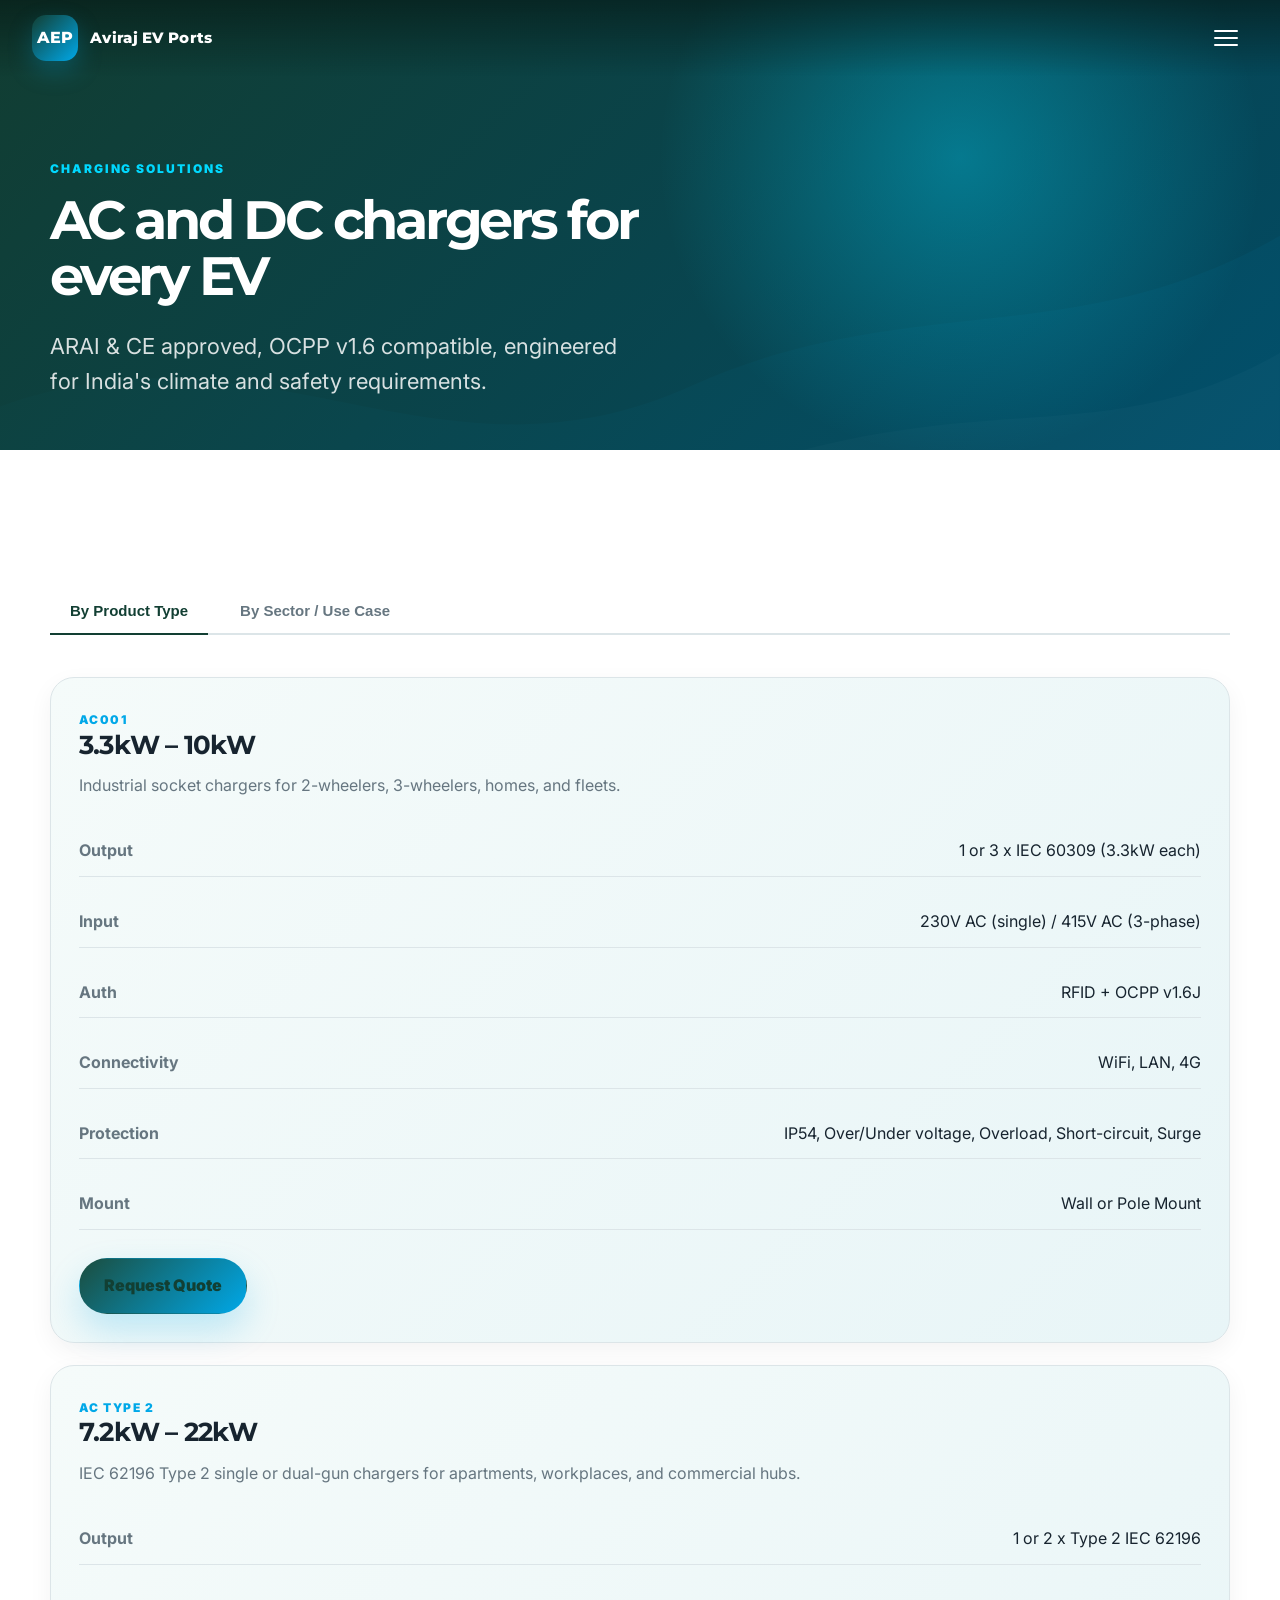
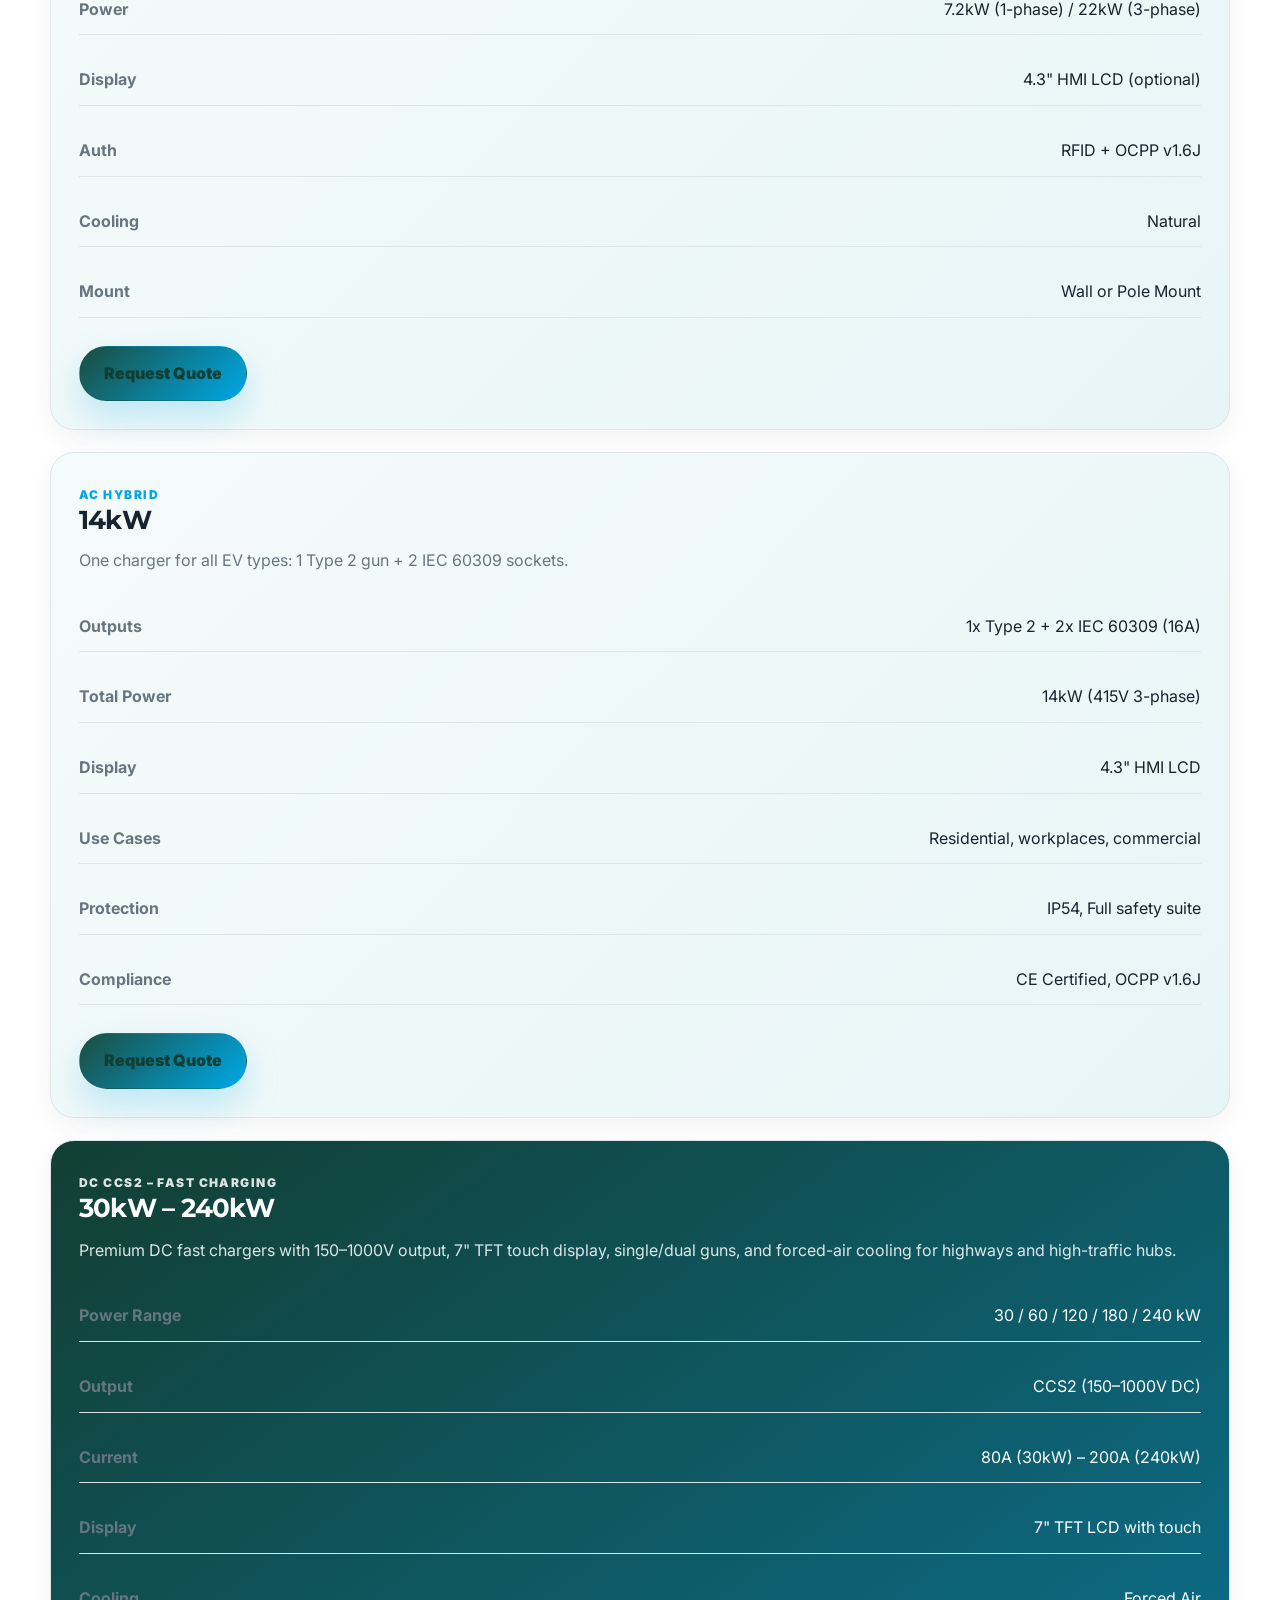
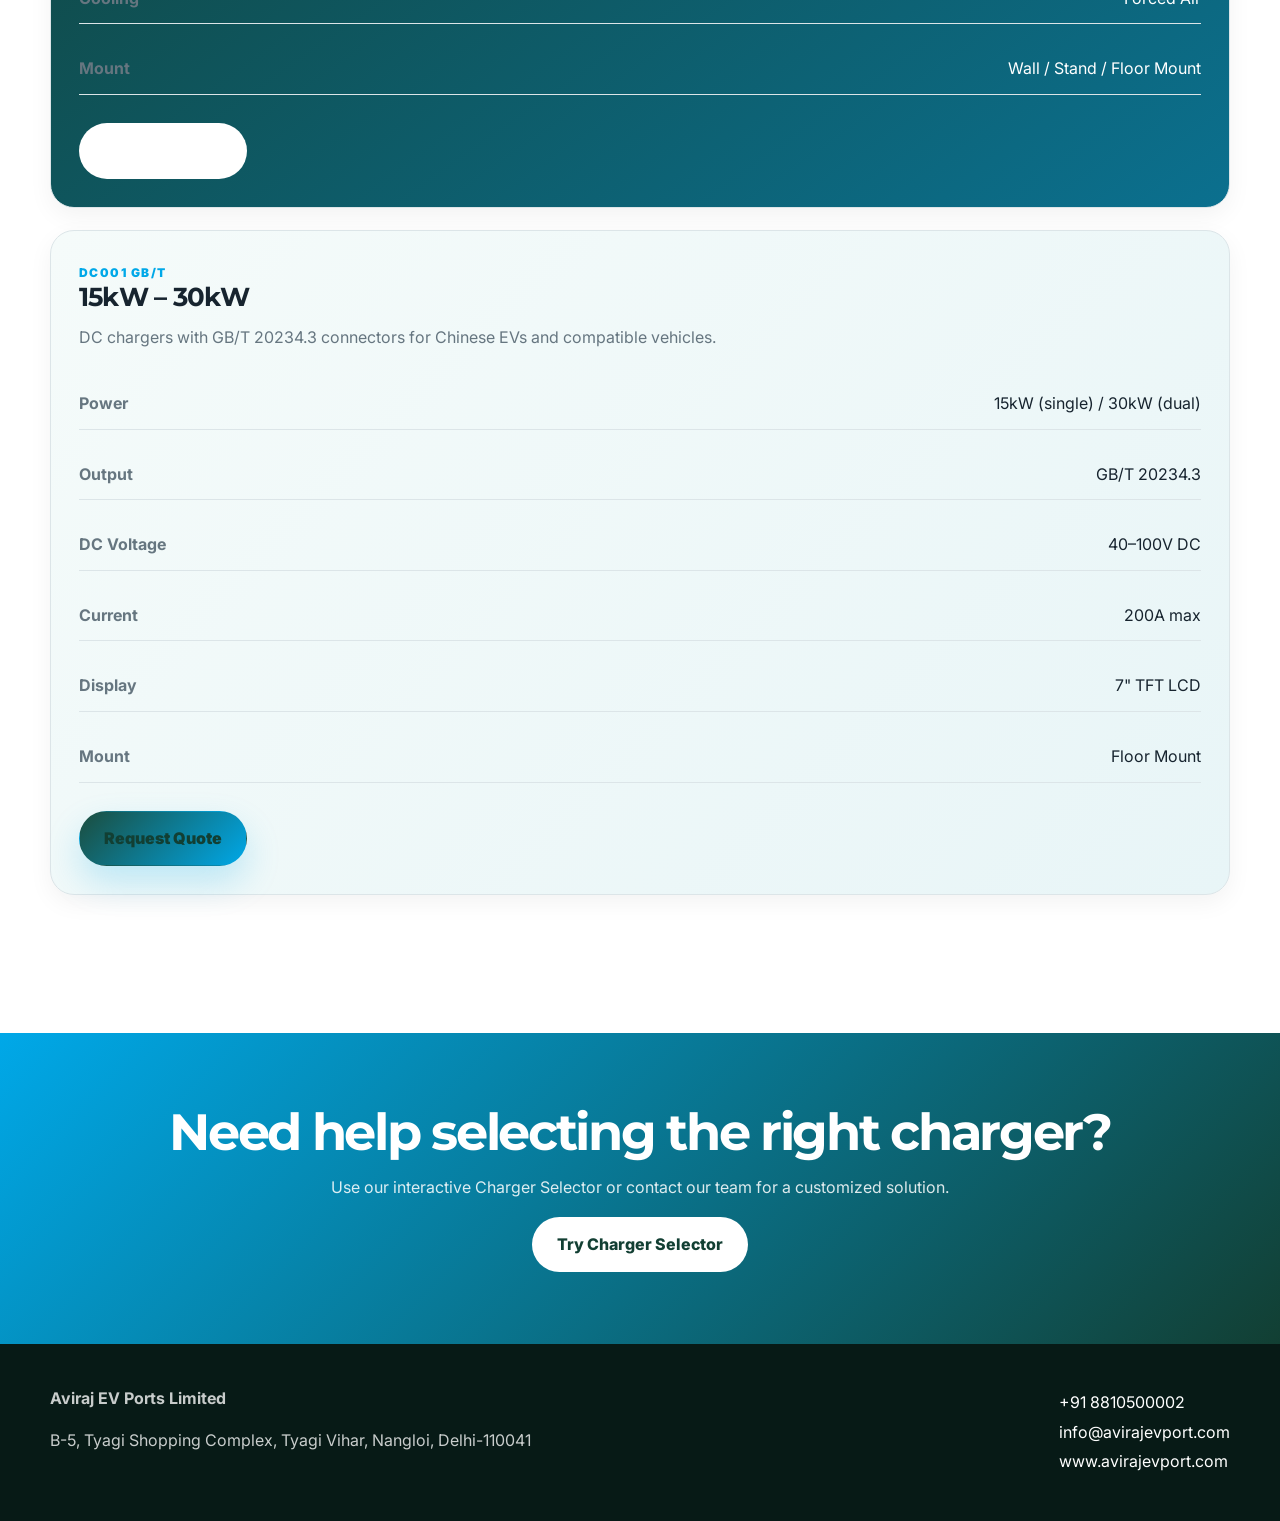
<file: solutions.html>
<!doctype html>
<html lang="en">
<head>
  <meta charset="utf-8" />
  <meta name="viewport" content="width=device-width, initial-scale=1" />
  <title>EV Charging Solutions | Aviraj EV Ports Limited</title>
  <meta name="description" content="AC and DC chargers for every EV type. AC001 (3.3–10kW), AC Type 2 (7.2–22kW), AC Hybrid (14kW), DC CCS2 (30–240kW), and DC001 GB/T (15–30kW)." />
  <link rel="preconnect" href="https://fonts.googleapis.com">
  <link rel="preconnect" href="https://fonts.gstatic.com" crossorigin>
  <link href="https://fonts.googleapis.com/css2?family=Inter:wght@400;500;600;700&family=Montserrat:wght@600;700;800&display=swap" rel="stylesheet">
  <link rel="stylesheet" href="css/styles.css" />
  <style>
    .tabs-container { margin: 42px 0; }
    .tab-buttons { display: flex; gap: 12px; border-bottom: 2px solid var(--line); margin-bottom: 42px; }
    .tab-btn { background: none; border: none; padding: 14px 20px; font-size: 15px; font-weight: 700; color: var(--muted); cursor: pointer; position: relative; }
    .tab-btn.active { color: var(--green); }
    .tab-btn.active:after { content: ''; position: absolute; bottom: -2px; left: 0; right: 0; height: 2px; background: var(--green); }
    .tab-content { display: none; }
    .tab-content.active { display: block; }
    .charger-specs { display: grid; grid-template-columns: repeat(3, 1fr); gap: 20px; margin: 28px 0; }
    .spec-row { display: flex; justify-content: space-between; padding: 12px 0; border-bottom: 1px solid var(--line); }
    .spec-label { font-weight: 700; color: var(--muted); }
    .sector-grid { display: grid; grid-template-columns: repeat(5, 1fr); gap: 16px; margin: 32px 0; }
    .sector-item { text-align: center; padding: 22px; border-radius: 20px; background: var(--soft); transition: .25s; }
    .sector-item:hover { background: var(--line); transform: translateY(-4px); }
    @media (max-width: 960px) { .sector-grid { grid-template-columns: repeat(2, 1fr); } .charger-specs { grid-template-columns: 1fr; } }
  </style>
</head>
<body>
  <header class="site-header" id="siteHeader">
    <a class="brand" href="index.html" aria-label="AEP home">
      <span class="brand-mark">AEP</span>
      <span class="brand-text">Aviraj EV Ports</span>
    </a>
    <button class="menu-toggle" id="menuToggle" aria-label="Open menu" aria-expanded="false">
      <span></span><span></span><span></span>
    </button>
    <nav class="main-nav" id="mainNav" aria-label="Main navigation">
      <a href="index.html">Home</a>
      <a href="solutions.html">Solutions</a>
      <a href="smart-platform.html">Smart Platform</a>
      <a href="make-in-india.html">Make in India</a>
      <a href="charger-selector.html">Charger Selector</a>
      <a href="sustainability.html">Sustainability</a>
      <a href="resources.html">Resources</a>
      <a href="about.html">About AEP</a>
      <a href="contact.html">Contact</a>
      <a class="nav-cta" href="contact.html#quote">Request a Quote</a>
    </nav>
  </header>

  <main>
    <section class="hero" style="min-height: 50vh;">
      <div class="hero-bg" aria-hidden="true"></div>
      <div class="hero-grid container" style="padding-top: 140px;">
        <div class="hero-copy reveal">
          <p class="eyebrow">Charging Solutions</p>
          <h1 style="font-size: 54px;">AC and DC chargers for every EV</h1>
          <p class="hero-subtitle">ARAI & CE approved, OCPP v1.6 compatible, engineered for India's climate and safety requirements.</p>
        </div>
      </div>
    </section>

    <section class="section">
      <div class="container">
        <div class="tabs-container reveal">
          <div class="tab-buttons">
            <button class="tab-btn active" data-tab="by-product">By Product Type</button>
            <button class="tab-btn" data-tab="by-sector">By Sector / Use Case</button>
          </div>

          <div id="by-product" class="tab-content active">
            <div class="product-grid" style="grid-template-columns: 1fr;">
              <article id="ac001" class="product-card reveal" style="background: linear-gradient(135deg, #f5fbfa, #e8f5f7);">
                <span class="product-kicker">AC001</span>
                <h3>3.3kW – 10kW</h3>
                <p style="color: var(--muted); margin: 14px 0;">Industrial socket chargers for 2-wheelers, 3-wheelers, homes, and fleets.</p>
                <div class="charger-specs" style="grid-template-columns: 1fr;">
                  <div class="spec-row"><span class="spec-label">Output</span><span>1 or 3 x IEC 60309 (3.3kW each)</span></div>
                  <div class="spec-row"><span class="spec-label">Input</span><span>230V AC (single) / 415V AC (3-phase)</span></div>
                  <div class="spec-row"><span class="spec-label">Auth</span><span>RFID + OCPP v1.6J</span></div>
                  <div class="spec-row"><span class="spec-label">Connectivity</span><span>WiFi, LAN, 4G</span></div>
                  <div class="spec-row"><span class="spec-label">Protection</span><span>IP54, Over/Under voltage, Overload, Short-circuit, Surge</span></div>
                  <div class="spec-row"><span class="spec-label">Mount</span><span>Wall or Pole Mount</span></div>
                </div>
                <a class="btn btn-primary" href="contact.html#quote">Request Quote</a>
              </article>

              <article id="ac-type-2" class="product-card reveal" style="background: linear-gradient(135deg, #f5fbfa, #e8f5f7);">
                <span class="product-kicker">AC Type 2</span>
                <h3>7.2kW – 22kW</h3>
                <p style="color: var(--muted); margin: 14px 0;">IEC 62196 Type 2 single or dual-gun chargers for apartments, workplaces, and commercial hubs.</p>
                <div class="charger-specs" style="grid-template-columns: 1fr;">
                  <div class="spec-row"><span class="spec-label">Output</span><span>1 or 2 x Type 2 IEC 62196</span></div>
                  <div class="spec-row"><span class="spec-label">Power</span><span>7.2kW (1-phase) / 22kW (3-phase)</span></div>
                  <div class="spec-row"><span class="spec-label">Display</span><span>4.3" HMI LCD (optional)</span></div>
                  <div class="spec-row"><span class="spec-label">Auth</span><span>RFID + OCPP v1.6J</span></div>
                  <div class="spec-row"><span class="spec-label">Cooling</span><span>Natural</span></div>
                  <div class="spec-row"><span class="spec-label">Mount</span><span>Wall or Pole Mount</span></div>
                </div>
                <a class="btn btn-primary" href="contact.html#quote">Request Quote</a>
              </article>

              <article id="ac-hybrid" class="product-card reveal" style="background: linear-gradient(135deg, #f5fbfa, #e8f5f7);">
                <span class="product-kicker">AC Hybrid</span>
                <h3>14kW</h3>
                <p style="color: var(--muted); margin: 14px 0;">One charger for all EV types: 1 Type 2 gun + 2 IEC 60309 sockets.</p>
                <div class="charger-specs" style="grid-template-columns: 1fr;">
                  <div class="spec-row"><span class="spec-label">Outputs</span><span>1x Type 2 + 2x IEC 60309 (16A)</span></div>
                  <div class="spec-row"><span class="spec-label">Total Power</span><span>14kW (415V 3-phase)</span></div>
                  <div class="spec-row"><span class="spec-label">Display</span><span>4.3" HMI LCD</span></div>
                  <div class="spec-row"><span class="spec-label">Use Cases</span><span>Residential, workplaces, commercial</span></div>
                  <div class="spec-row"><span class="spec-label">Protection</span><span>IP54, Full safety suite</span></div>
                  <div class="spec-row"><span class="spec-label">Compliance</span><span>CE Certified, OCPP v1.6J</span></div>
                </div>
                <a class="btn btn-primary" href="contact.html#quote">Request Quote</a>
              </article>

              <article id="dc-ccs2" class="product-card featured-card reveal">
                <span class="product-kicker">DC CCS2 – Fast Charging</span>
                <h3>30kW – 240kW</h3>
                <p>Premium DC fast chargers with 150–1000V output, 7" TFT touch display, single/dual guns, and forced-air cooling for highways and high-traffic hubs.</p>
                <div class="charger-specs" style="grid-template-columns: 1fr;">
                  <div class="spec-row"><span class="spec-label">Power Range</span><span>30 / 60 / 120 / 180 / 240 kW</span></div>
                  <div class="spec-row"><span class="spec-label">Output</span><span>CCS2 (150–1000V DC)</span></div>
                  <div class="spec-row"><span class="spec-label">Current</span><span>80A (30kW) – 200A (240kW)</span></div>
                  <div class="spec-row"><span class="spec-label">Display</span><span>7" TFT LCD with touch</span></div>
                  <div class="spec-row"><span class="spec-label">Cooling</span><span>Forced Air</span></div>
                  <div class="spec-row"><span class="spec-label">Mount</span><span>Wall / Stand / Floor Mount</span></div>
                </div>
                <a class="btn btn-light" href="contact.html#quote">Request Quote</a>
              </article>

              <article id="dc001" class="product-card reveal" style="background: linear-gradient(135deg, #f5fbfa, #e8f5f7);">
                <span class="product-kicker">DC001 GB/T</span>
                <h3>15kW – 30kW</h3>
                <p style="color: var(--muted); margin: 14px 0;">DC chargers with GB/T 20234.3 connectors for Chinese EVs and compatible vehicles.</p>
                <div class="charger-specs" style="grid-template-columns: 1fr;">
                  <div class="spec-row"><span class="spec-label">Power</span><span>15kW (single) / 30kW (dual)</span></div>
                  <div class="spec-row"><span class="spec-label">Output</span><span>GB/T 20234.3</span></div>
                  <div class="spec-row"><span class="spec-label">DC Voltage</span><span>40–100V DC</span></div>
                  <div class="spec-row"><span class="spec-label">Current</span><span>200A max</span></div>
                  <div class="spec-row"><span class="spec-label">Display</span><span>7" TFT LCD</span></div>
                  <div class="spec-row"><span class="spec-label">Mount</span><span>Floor Mount</span></div>
                </div>
                <a class="btn btn-primary" href="contact.html#quote">Request Quote</a>
              </article>
            </div>
          </div>

          <div id="by-sector" class="tab-content">
            <p style="color: var(--muted); margin: 28px 0; font-size: 18px;">AEP chargers are deployed across diverse use cases:</p>
            <div class="sector-grid">
              <article class="sector-item reveal">
                <h3 style="font-size: 20px; margin: 0 0 12px; color: var(--green);">Residential</h3>
                <p style="color: var(--muted); margin: 0; font-size: 14px;">AC001 (3.3kW) / AC Type 2 (7.2kW) for home charging.</p>
              </article>
              <article class="sector-item reveal">
                <h3 style="font-size: 20px; margin: 0 0 12px; color: var(--green);">Workplaces</h3>
                <p style="color: var(--muted); margin: 0; font-size: 14px;">AC Type 2 (22kW) / AC Hybrid for office parking and EV fleets.</p>
              </article>
              <article class="sector-item reveal">
                <h3 style="font-size: 20px; margin: 0 0 12px; color: var(--green);">Commercial</h3>
                <p style="color: var(--muted); margin: 0; font-size: 14px;">AC Type 2 / DC CCS2 for malls, hospitals, parking lots.</p>
              </article>
              <article class="sector-item reveal">
                <h3 style="font-size: 20px; margin: 0 0 12px; color: var(--green);">Leisure</h3>
                <p style="color: var(--muted); margin: 0; font-size: 14px;">AC Type 2 for hotels, museums, parks, and resorts.</p>
              </article>
              <article class="sector-item reveal">
                <h3 style="font-size: 20px; margin: 0 0 12px; color: var(--green);">Highways</h3>
                <p style="color: var(--muted); margin: 0; font-size: 14px;">DC CCS2 (60–240kW) for fast-charging corridors.</p>
              </article>
            </div>
          </div>
        </div>
      </div>
    </section>

    <section class="final-cta">
      <div class="container reveal">
        <h2>Need help selecting the right charger?</h2>
        <p>Use our interactive Charger Selector or contact our team for a customized solution.</p>
        <a class="btn btn-light" href="charger-selector.html">Try Charger Selector</a>
      </div>
    </section>
  </main>

  <footer class="site-footer">
    <div class="container footer-grid">
      <div>
        <strong>Aviraj EV Ports Limited</strong>
        <p>B-5, Tyagi Shopping Complex, Tyagi Vihar, Nangloi, Delhi-110041</p>
      </div>
      <div>
        <a href="tel:+918810500002">+91 8810500002</a>
        <a href="mailto:info@avirajevport.com">info@avirajevport.com</a>
        <a href="https://www.avirajevport.com">www.avirajevport.com</a>
      </div>
    </div>
  </footer>

  <script src="js/main.js"></script>
  <script>
    document.querySelectorAll('.tab-btn').forEach(btn => {
      btn.addEventListener('click', () => {
        document.querySelectorAll('.tab-btn').forEach(b => b.classList.remove('active'));
        document.querySelectorAll('.tab-content').forEach(c => c.classList.remove('active'));
        btn.classList.add('active');
        document.getElementById(btn.dataset.tab).classList.add('active');
      });
    });
  </script>
</body>
</html>
</file>
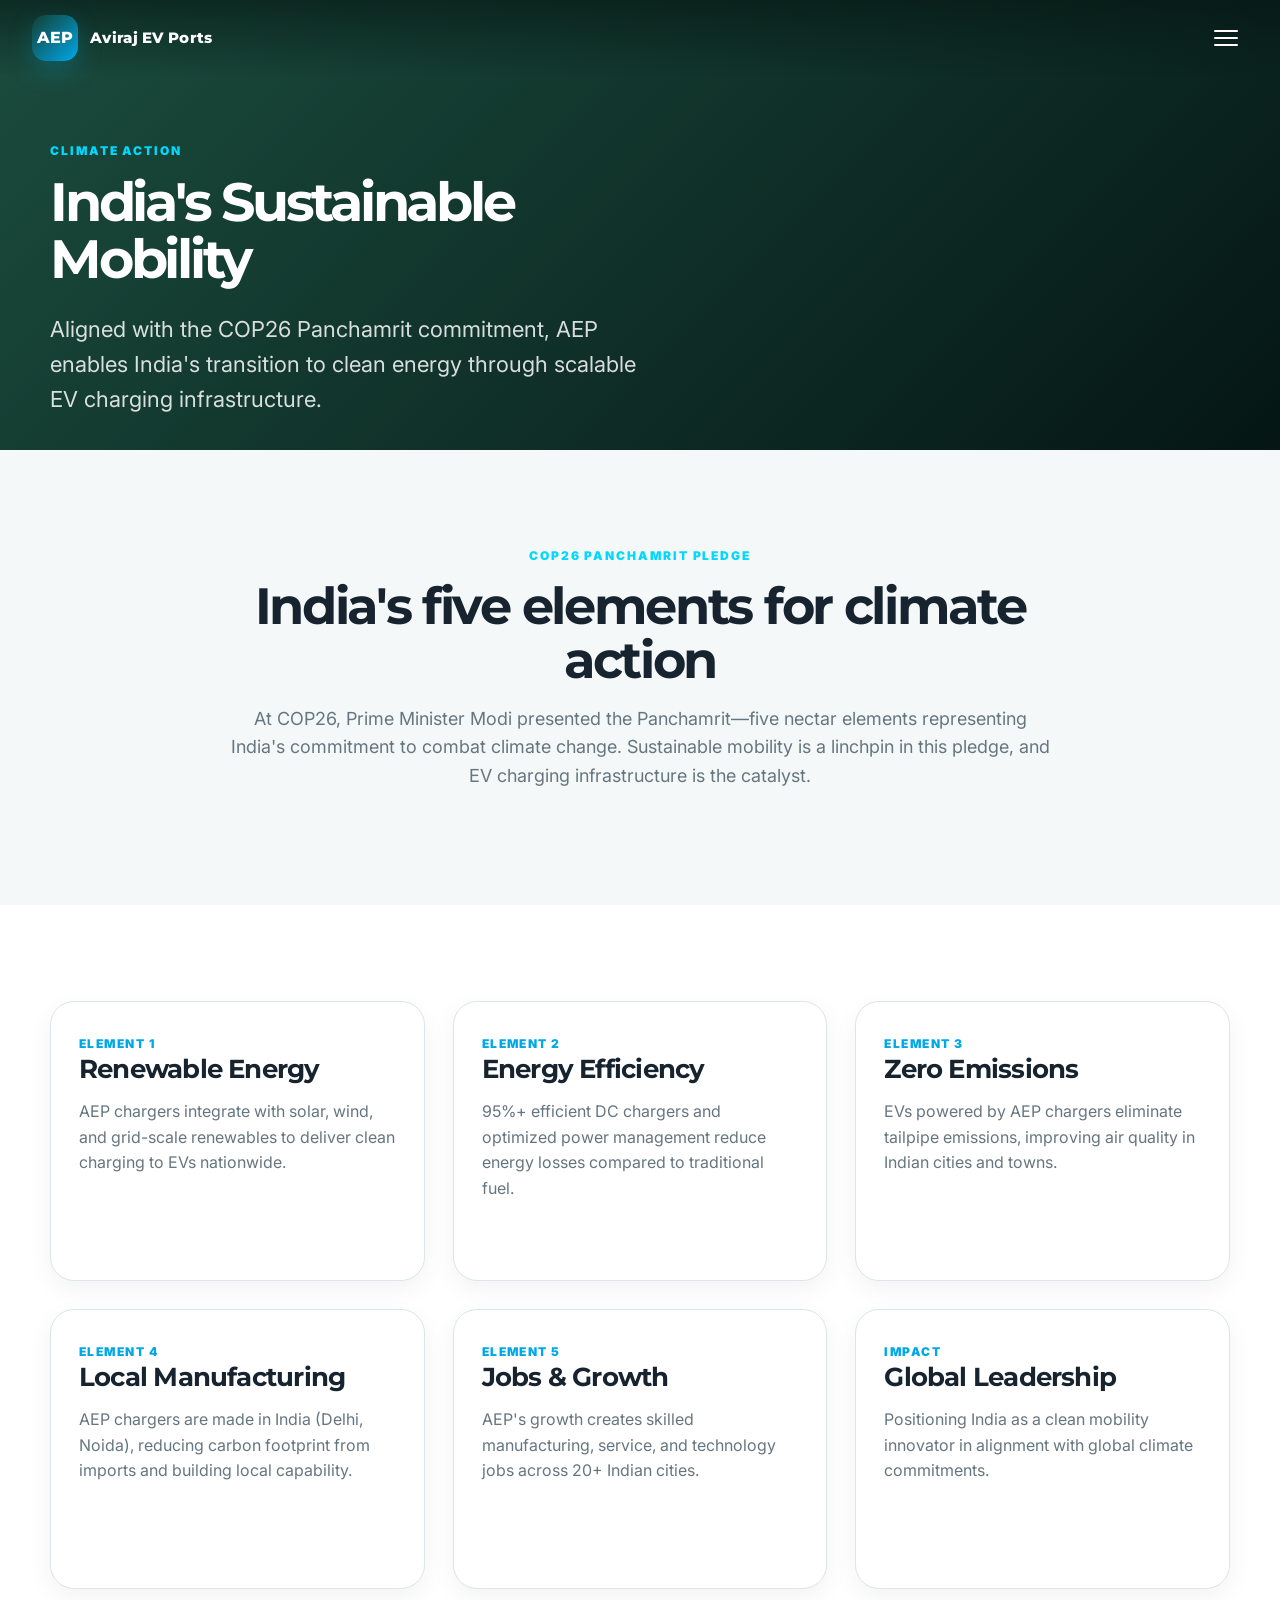
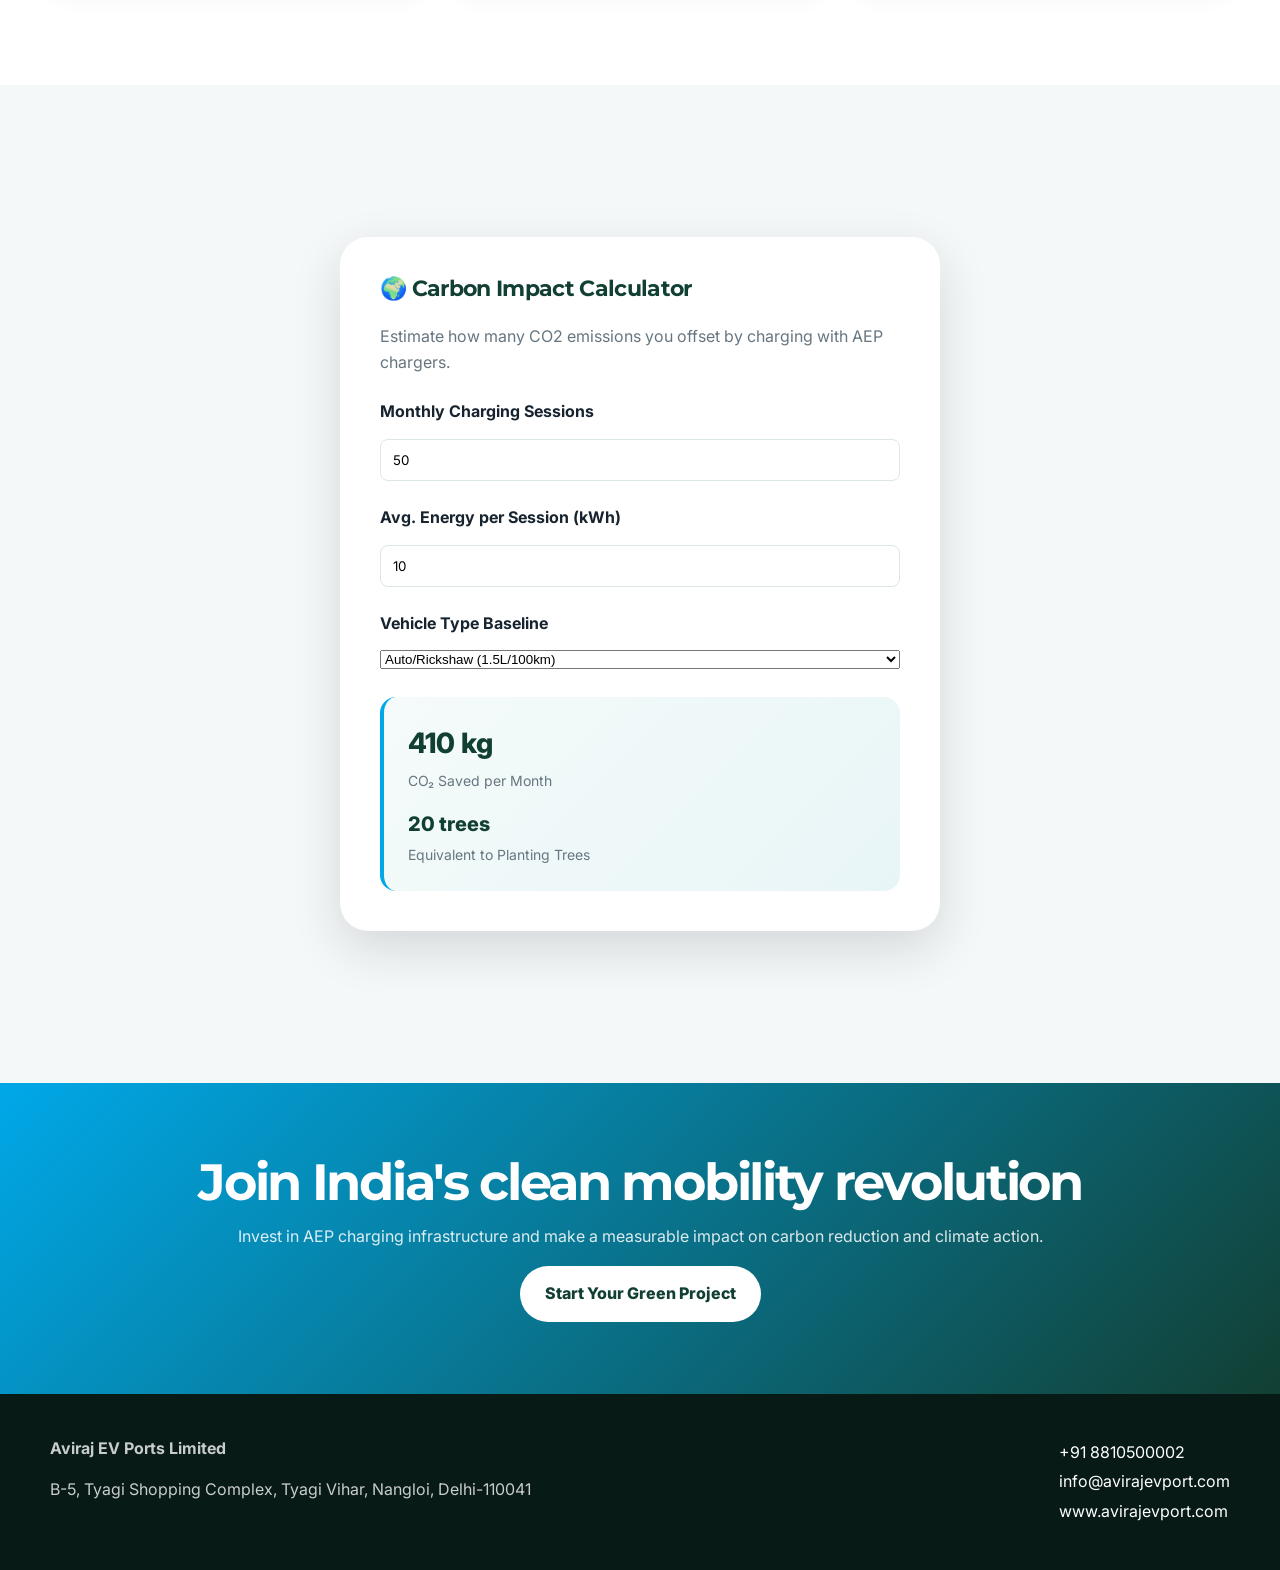
<file: sustainability.html>
<!doctype html>
<html lang="en">
<head>
  <meta charset="utf-8" />
  <meta name="viewport" content="width=device-width, initial-scale=1" />
  <title>Sustainability & COP26 | Aviraj EV Ports Limited</title>
  <link rel="preconnect" href="https://fonts.googleapis.com">
  <link rel="preconnect" href="https://fonts.gstatic.com" crossorigin>
  <link href="https://fonts.googleapis.com/css2?family=Inter:wght@400;500;600;700&family=Montserrat:wght@600;700;800&display=swap" rel="stylesheet">
  <link rel="stylesheet" href="css/styles.css" />
  <style>
    .sustainability-hero { background: linear-gradient(135deg, #1b4d3e, #051614); color: white; }
    .calculator { max-width: 600px; margin: 56px auto; background: white; padding: 40px; border-radius: 28px; box-shadow: var(--shadow); }
    .calculator h3 { color: var(--green); margin: 0 0 24px; font-size: 22px; }
    .calc-input { display: grid; gap: 14px; margin: 24px 0; }
    .calc-input label { font-weight: 700; color: var(--ink); }
    .calc-input input { padding: 12px; border: 1px solid var(--line); border-radius: 8px; font-family: Inter, sans-serif; }
    .calc-result { background: linear-gradient(135deg, #f5fbfa, #e8f5f7); padding: 24px; border-radius: 16px; margin-top: 28px; border-left: 4px solid var(--cyan); }
    .calc-result .result-num { font-size: 28px; font-weight: 800; color: var(--green); }
    .calc-result .result-label { color: var(--muted); font-size: 14px; margin-top: 4px; }
  </style>
</head>
<body>
  <header class="site-header" id="siteHeader">
    <a class="brand" href="index.html"><span class="brand-mark">AEP</span><span class="brand-text">Aviraj EV Ports</span></a>
    <button class="menu-toggle" id="menuToggle" aria-label="Open menu"><span></span><span></span><span></span></button>
    <nav class="main-nav" id="mainNav">
      <a href="index.html">Home</a><a href="solutions.html">Solutions</a><a href="smart-platform.html">Smart Platform</a>
      <a href="make-in-india.html">Make in India</a><a href="charger-selector.html">Charger Selector</a>
      <a href="sustainability.html">Sustainability</a><a href="resources.html">Resources</a>
      <a href="about.html">About AEP</a><a href="contact.html">Contact</a>
      <a class="nav-cta" href="contact.html#quote">Request a Quote</a>
    </nav>
  </header>
  <main>
    <section class="hero sustainability-hero" style="min-height: 50vh;">
      <div class="hero-grid container" style="padding-top: 140px;">
        <div class="hero-copy reveal">
          <p class="eyebrow">Climate Action</p>
          <h1 style="font-size: 54px;">India's Sustainable Mobility</h1>
          <p class="hero-subtitle">Aligned with the COP26 Panchamrit commitment, AEP enables India's transition to clean energy through scalable EV charging infrastructure.</p>
        </div>
      </div>
    </section>
    <section class="section section-light">
      <div class="container section-heading reveal">
        <p class="eyebrow">COP26 Panchamrit Pledge</p>
        <h2>India's five elements for climate action</h2>
        <p>At COP26, Prime Minister Modi presented the Panchamrit—five nectar elements representing India's commitment to combat climate change. Sustainable mobility is a linchpin in this pledge, and EV charging infrastructure is the catalyst.</p>
      </div>
    </section>
    <section class="section">
      <div class="container">
        <div style="display: grid; grid-template-columns: repeat(3, 1fr); gap: 28px;">
          <article class="product-card reveal">
            <span class="product-kicker">Element 1</span><h3>Renewable Energy</h3>
            <p style="color: var(--muted);">AEP chargers integrate with solar, wind, and grid-scale renewables to deliver clean charging to EVs nationwide.</p>
          </article>
          <article class="product-card reveal">
            <span class="product-kicker">Element 2</span><h3>Energy Efficiency</h3>
            <p style="color: var(--muted);">95%+ efficient DC chargers and optimized power management reduce energy losses compared to traditional fuel.</p>
          </article>
          <article class="product-card reveal">
            <span class="product-kicker">Element 3</span><h3>Zero Emissions</h3>
            <p style="color: var(--muted);">EVs powered by AEP chargers eliminate tailpipe emissions, improving air quality in Indian cities and towns.</p>
          </article>
          <article class="product-card reveal">
            <span class="product-kicker">Element 4</span><h3>Local Manufacturing</h3>
            <p style="color: var(--muted);">AEP chargers are made in India (Delhi, Noida), reducing carbon footprint from imports and building local capability.</p>
          </article>
          <article class="product-card reveal">
            <span class="product-kicker">Element 5</span><h3>Jobs & Growth</h3>
            <p style="color: var(--muted);">AEP's growth creates skilled manufacturing, service, and technology jobs across 20+ Indian cities.</p>
          </article>
          <article class="product-card reveal">
            <span class="product-kicker">Impact</span><h3>Global Leadership</h3>
            <p style="color: var(--muted);">Positioning India as a clean mobility innovator in alignment with global climate commitments.</p>
          </article>
        </div>
      </div>
    </section>
    <section class="section section-light">
      <div class="container">
        <div class="calculator reveal">
          <h3>🌍 Carbon Impact Calculator</h3>
          <p style="color: var(--muted); margin: 0 0 20px;">Estimate how many CO2 emissions you offset by charging with AEP chargers.</p>
          <div class="calc-input">
            <label>Monthly Charging Sessions</label>
            <input type="number" id="sessions" placeholder="e.g., 50" min="1" value="50" />
          </div>
          <div class="calc-input">
            <label>Avg. Energy per Session (kWh)</label>
            <input type="number" id="energy" placeholder="e.g., 10" min="0.5" step="0.5" value="10" />
          </div>
          <div class="calc-input">
            <label>Vehicle Type Baseline</label>
            <select id="baseline" onchange="calculateImpact()">
              <option value="auto">Auto/Rickshaw (1.5L/100km)</option>
              <option value="bike">Bike (3L/100km)</option>
              <option value="car">Car (5L/100km)</option>
              <option value="bus">Bus (20L/100km)</option>
            </select>
          </div>
          <div id="result" class="calc-result" style="display: none;">
            <div class="result-num" id="coSaved">0 kg</div>
            <div class="result-label">CO₂ Saved per Month</div>
            <div class="result-num" id="treesEq" style="margin-top: 16px; font-size: 20px;">0 trees</div>
            <div class="result-label">Equivalent to Planting Trees</div>
          </div>
        </div>
      </div>
    </section>
    <section class="final-cta">
      <div class="container reveal">
        <h2>Join India's clean mobility revolution</h2>
        <p>Invest in AEP charging infrastructure and make a measurable impact on carbon reduction and climate action.</p>
        <a class="btn btn-light" href="contact.html#quote">Start Your Green Project</a>
      </div>
    </section>
  </main>
  <footer class="site-footer">
    <div class="container footer-grid">
      <div><strong>Aviraj EV Ports Limited</strong><p>B-5, Tyagi Shopping Complex, Tyagi Vihar, Nangloi, Delhi-110041</p></div>
      <div><a href="tel:+918810500002">+91 8810500002</a><a href="mailto:info@avirajevport.com">info@avirajevport.com</a><a href="https://www.avirajevport.com">www.avirajevport.com</a></div>
    </div>
  </footer>
  <script src="js/main.js"></script>
  <script>
    function calculateImpact() {
      const sessions = parseFloat(document.getElementById('sessions').value) || 50;
      const energy = parseFloat(document.getElementById('energy').value) || 10;
      const baselines = { auto: 0.15, bike: 0.30, car: 0.50, bus: 2.0 };
      const baseline = baselines[document.getElementById('baseline').value] || 0.15;
      const monthlyKwh = sessions * energy;
      const coSaved = monthlyKwh * 0.82; // avg grid CO2 intensity
      const trees = Math.round(coSaved / 21); // 1 tree absorbs ~21kg CO2/year
      document.getElementById('coSaved').textContent = coSaved.toFixed(0) + ' kg';
      document.getElementById('treesEq').textContent = trees + ' trees';
      document.getElementById('result').style.display = 'block';
    }
    document.getElementById('sessions').addEventListener('change', calculateImpact);
    document.getElementById('energy').addEventListener('change', calculateImpact);
    calculateImpact();
  </script>
</body>
</html>
</file>
<file: css/styles.css>
:root{
  --green:#123f33;
  --green-2:#1b4d3e;
  --cyan:#00a8e8;
  --cyan-2:#00d9ff;
  --gold:#d4a574;
  --ink:#17242f;
  --muted:#667680;
  --line:#dce5e8;
  --soft:#f5f8f8;
  --white:#fff;
  --shadow:0 18px 50px rgba(12,31,42,.14);
  --radius:24px;
}
*{box-sizing:border-box}
html{scroll-behavior:smooth}
body{margin:0;font-family:Inter,system-ui,sans-serif;color:var(--ink);background:var(--white);line-height:1.6}
a{color:inherit;text-decoration:none}
.container{width:min(1180px,calc(100% - 40px));margin-inline:auto}
.site-header{position:fixed;inset:0 0 auto;z-index:50;height:76px;display:flex;align-items:center;justify-content:space-between;padding:0 32px;color:var(--white);transition:.3s ease;background:linear-gradient(180deg,rgba(5,22,18,.6),rgba(5,22,18,0))}
.site-header.scrolled,.site-header.menu-open{background:rgba(255,255,255,.88);backdrop-filter:blur(18px);box-shadow:0 10px 30px rgba(0,0,0,.08);color:var(--ink)}
.brand{display:flex;align-items:center;gap:12px;font-family:Montserrat,sans-serif;font-weight:800}
.brand-mark{display:grid;place-items:center;width:46px;height:46px;border-radius:14px;background:linear-gradient(135deg,var(--green),var(--cyan));color:white;box-shadow:0 10px 25px rgba(0,168,232,.25)}
.brand-text{font-size:15px;letter-spacing:.02em}
.main-nav{position:fixed;inset:76px 18px auto 18px;display:none;flex-direction:column;align-items:stretch;background:rgba(255,255,255,.96);backdrop-filter:blur(18px);color:var(--ink);border-radius:24px;padding:22px;box-shadow:var(--shadow);font-size:15px;font-weight:700;gap:12px;z-index:49}
.main-nav.open{display:flex}
.main-nav a:not(.nav-cta){opacity:.92}
.main-nav a:hover{color:var(--cyan-2)}
.nav-cta,.btn{display:inline-flex;align-items:center;justify-content:center;border-radius:999px;font-weight:800;transition:.25s ease;border:1px solid transparent;white-space:nowrap}
.nav-cta{padding:11px 18px;background:var(--cyan);color:#fff!important;box-shadow:0 12px 30px rgba(0,168,232,.25)}
.menu-toggle{display:flex;background:none;border:0;width:44px;height:44px;padding:10px;gap:5px;flex-direction:column;justify-content:center;color:inherit}
.menu-toggle span{height:2px;width: 100%;background:currentColor;border-radius:99px;display:block}
.hero{min-height:100vh;position:relative;display:grid;align-items:center;overflow:hidden;color:white;background:#061d18}
.hero-bg{position:absolute;inset:0;background:radial-gradient(circle at 75% 35%,rgba(0,217,255,.35),transparent 30%),linear-gradient(135deg,rgba(18,63,51,.94),rgba(0,92,130,.72)),url("data:image/svg+xml,%3Csvg xmlns='http://www.w3.org/2000/svg' width='1200' height='700' viewBox='0 0 1200 700'%3E%3Cpath d='M0 520 C250 430 410 610 650 500 C850 410 1010 470 1200 360 L1200 700 L0 700 Z' fill='%2300a8e8' fill-opacity='.13'/%3E%3Cpath d='M0 610 C300 530 460 650 720 570 C940 505 1040 560 1200 470 L1200 700 L0 700 Z' fill='%23ffffff' fill-opacity='.07'/%3E%3C/svg%3E") center/cover}
.hero-grid{position:relative;z-index:1;display:grid;grid-template-columns:1.05fr .95fr;gap:50px;align-items:center;padding-top:76px}
.eyebrow{font-weight:900;color:var(--cyan-2);text-transform:uppercase;letter-spacing:.16em;font-size:12px;margin:0 0 14px}
h1,h2,h3{font-family:Montserrat,sans-serif;line-height:1.05;margin:0;color:inherit}h1{font-size:clamp(42px,6vw,78px);letter-spacing:-.06em}h2{font-size:clamp(30px,4vw,52px);letter-spacing:-.045em}h3{font-size:26px;letter-spacing:-.03em}.hero-subtitle{font-size:clamp(17px,2vw,22px);max-width:690px;color:rgba(255,255,255,.84);margin:24px 0 32px}.hero-actions{display:flex;gap:14px;flex-wrap:wrap}.btn{padding:14px 24px}.btn-primary{background:linear-gradient(135deg,var(--green-2),var(--cyan));color:white;box-shadow:0 16px 35px rgba(0,168,232,.22)}.btn-secondary{border-color:rgba(255,255,255,.45);color:white;background:rgba(255,255,255,.08);backdrop-filter:blur(12px)}.btn-secondary-light{border-color:rgba(255,255,255,.55);color:white}.btn-light{background:white;color:var(--green)}.btn:hover{transform:translateY(-2px);box-shadow:var(--shadow)}
.hero-visual{position:relative;min-height:520px;display:grid;place-items:center}.charger-render{position:relative;width:230px;height:420px;border-radius:34px;background:linear-gradient(160deg,#ffffff,#c8d9de);box-shadow:0 45px 90px rgba(0,0,0,.38);transform:perspective(900px) rotateY(-14deg) rotateX(5deg)}.charger-top{position:absolute;inset:22px 32px auto;height:54px;border-radius:16px;background:linear-gradient(135deg,var(--green),var(--cyan))}.charger-screen{position:absolute;top:105px;left:38px;right:38px;height:96px;border-radius:18px;background:linear-gradient(135deg,#0a1922,#123f33);box-shadow:inset 0 0 0 2px rgba(0,217,255,.2)}.charger-line{position:absolute;top:238px;left:55px;right:55px;height:8px;border-radius:9px;background:var(--cyan)}.charger-badge{position:absolute;left:34px;right:34px;bottom:42px;padding:10px;border-radius:14px;background:rgba(18,63,51,.12);color:var(--green);text-align:center;font-weight:900;font-size:12px}.energy-ring{position:absolute;border:1px solid rgba(0,217,255,.4);border-radius:50%;animation:pulse 4s infinite}.ring-one{width:390px;height:390px}.ring-two{width:520px;height:520px;animation-delay:1.2s}@keyframes pulse{50%{transform:scale(1.05);opacity:.45}}
.scroll-indicator{position:absolute;bottom:28px;left:50%;transform:translateX(-50%);font-size:24px;animation:bounce 1.8s infinite}@keyframes bounce{50%{transform:translate(-50%,8px)}}
.trust-bar{background:white;border-bottom:1px solid var(--line);box-shadow:0 12px 30px rgba(0,0,0,.04)}.trust-grid{display:grid;grid-template-columns:repeat(4,1fr);gap:1px}.trust-item{padding:34px 22px;text-align:center}.trust-item strong{font-family:Montserrat,sans-serif;font-size:34px;color:var(--green);display:block}.trust-item span{color:var(--muted);font-weight:700}
.section{padding:96px 0}.section-light{background:var(--soft)}.section-heading{text-align:center;max-width:820px}.section-heading p:not(.eyebrow){color:var(--muted);font-size:18px}.product-grid{display:grid;grid-template-columns:repeat(4,1fr);gap:22px;margin-top:42px}.product-card{background:white;border:1px solid var(--line);border-radius:var(--radius);padding:28px;min-height:280px;box-shadow:0 8px 25px rgba(0,0,0,.05);transition:.25s}.product-card:hover{transform:translateY(-8px);box-shadow:var(--shadow)}.product-kicker{color:var(--cyan);font-weight:900;text-transform:uppercase;font-size:12px;letter-spacing:.12em}.product-card p{color:var(--muted)}.product-card a{font-weight:900;color:var(--green)}.featured-card{background:linear-gradient(145deg,var(--green),#0b708f);color:white}.featured-card p,.featured-card a,.featured-card .product-kicker{color:rgba(255,255,255,.86)}
.split-grid{display:grid;grid-template-columns:1fr 1fr;gap:60px;align-items:center}.split-grid p{color:var(--muted);font-size:18px}.feature-list{padding:0;list-style:none;margin:28px 0}.feature-list li{margin:12px 0;padding-left:30px;position:relative;font-weight:700}.feature-list li:before{content:"";position:absolute;left:0;top:.45em;width:12px;height:12px;border-radius:50%;background:var(--cyan)}.dashboard-mock{min-height:390px;border-radius:28px;background:white;padding:26px;box-shadow:var(--shadow);border:1px solid var(--line);transform:rotate(1deg)}.mock-header,.mock-chart,.mock-list span,.mock-stats span{display:block;border-radius:16px;background:linear-gradient(90deg,#e8f2f4,#f7fbfc)}.mock-header{height:42px}.mock-stats{display:grid;grid-template-columns:repeat(3,1fr);gap:16px;margin:22px 0}.mock-stats span{height:88px}.mock-chart{height:140px;margin-bottom:22px;background:linear-gradient(135deg,rgba(0,168,232,.18),rgba(27,77,62,.16))}.mock-list{display:grid;gap:12px}.mock-list span{height:28px}.india-section{background:#fbfdfc}.map-card{position:relative;min-height:390px;border-radius:32px;background:radial-gradient(circle at 50% 40%,rgba(0,168,232,.2),transparent 34%),linear-gradient(135deg,var(--green),#092620);box-shadow:var(--shadow);display:grid;place-items:center;color:white;overflow:hidden}.map-card:before{content:"";position:absolute;width:220px;height:300px;border:2px solid rgba(255,255,255,.22);border-radius:48% 48% 42% 42%;transform:rotate(8deg)}.map-card strong{position:relative;font:800 28px Montserrat}.pin{position:absolute;width:14px;height:14px;border-radius:50%;background:var(--cyan-2);box-shadow:0 0 0 10px rgba(0,217,255,.18);animation:pulse 3s infinite}.pin-delhi{top:33%;left:50%}.pin-west{top:48%;left:37%}.pin-south{top:68%;left:51%}.pin-east{top:50%;left:62%}.badge-row{display:flex;flex-wrap:wrap;gap:10px;margin-top:28px}.badge-row span{padding:9px 13px;border-radius:999px;background:rgba(0,168,232,.1);color:var(--green);font-weight:900;font-size:13px}.selector-preview{background:linear-gradient(135deg,#f7fbfc,#eef7f6)}.sustainability-preview{background:linear-gradient(135deg,var(--green),#183328);color:white}.sustainability-preview p:not(.eyebrow){color:rgba(255,255,255,.78)}.final-cta{padding:72px 0;text-align:center;color:white;background:linear-gradient(135deg,var(--cyan),var(--green))}.final-cta p{color:rgba(255,255,255,.86)}.site-footer{background:#071a16;color:rgba(255,255,255,.78);padding:42px 0}.footer-grid{display:flex;justify-content:space-between;gap:30px}.site-footer a{display:block;color:white;margin:4px 0}.reveal{opacity:0;transform:translateY(24px);transition:.8s cubic-bezier(.2,1,.2,1)}.reveal.visible{opacity:1;transform:none}
@media (max-width:1060px){.hero-grid,.split-grid{grid-template-columns:1fr}.hero-visual{min-height:360px}.product-grid{grid-template-columns:repeat(2,1fr)}.trust-grid{grid-template-columns:repeat(2,1fr)}.footer-grid{flex-direction:column}.reverse-mobile>div:first-child{order:2}}
@media (max-width:640px){.container{width:min(100% - 32px,1180px)}.site-header{height:68px;padding:0 16px}.main-nav{inset:68px 16px auto 16px}.brand-text{display:none}.hero{min-height:860px}.hero-grid{padding-top:90px}.hero-actions .btn{width:100%}.charger-render{width:180px;height:330px}.ring-one{width:300px;height:300px}.ring-two{width:390px;height:390px}.trust-grid,.product-grid{grid-template-columns:1fr}.section{padding:68px 0}.trust-item{padding:26px 12px}.dashboard-mock,.map-card{min-height:300px}}
/* Optional: Makes the dropdown a compact panel on large desktop screens */
/* @media (min-width: 1061px) {.main-nav {inset: 76px 32px auto auto; min-width: 280px;width: max-content;}} */
</file>
